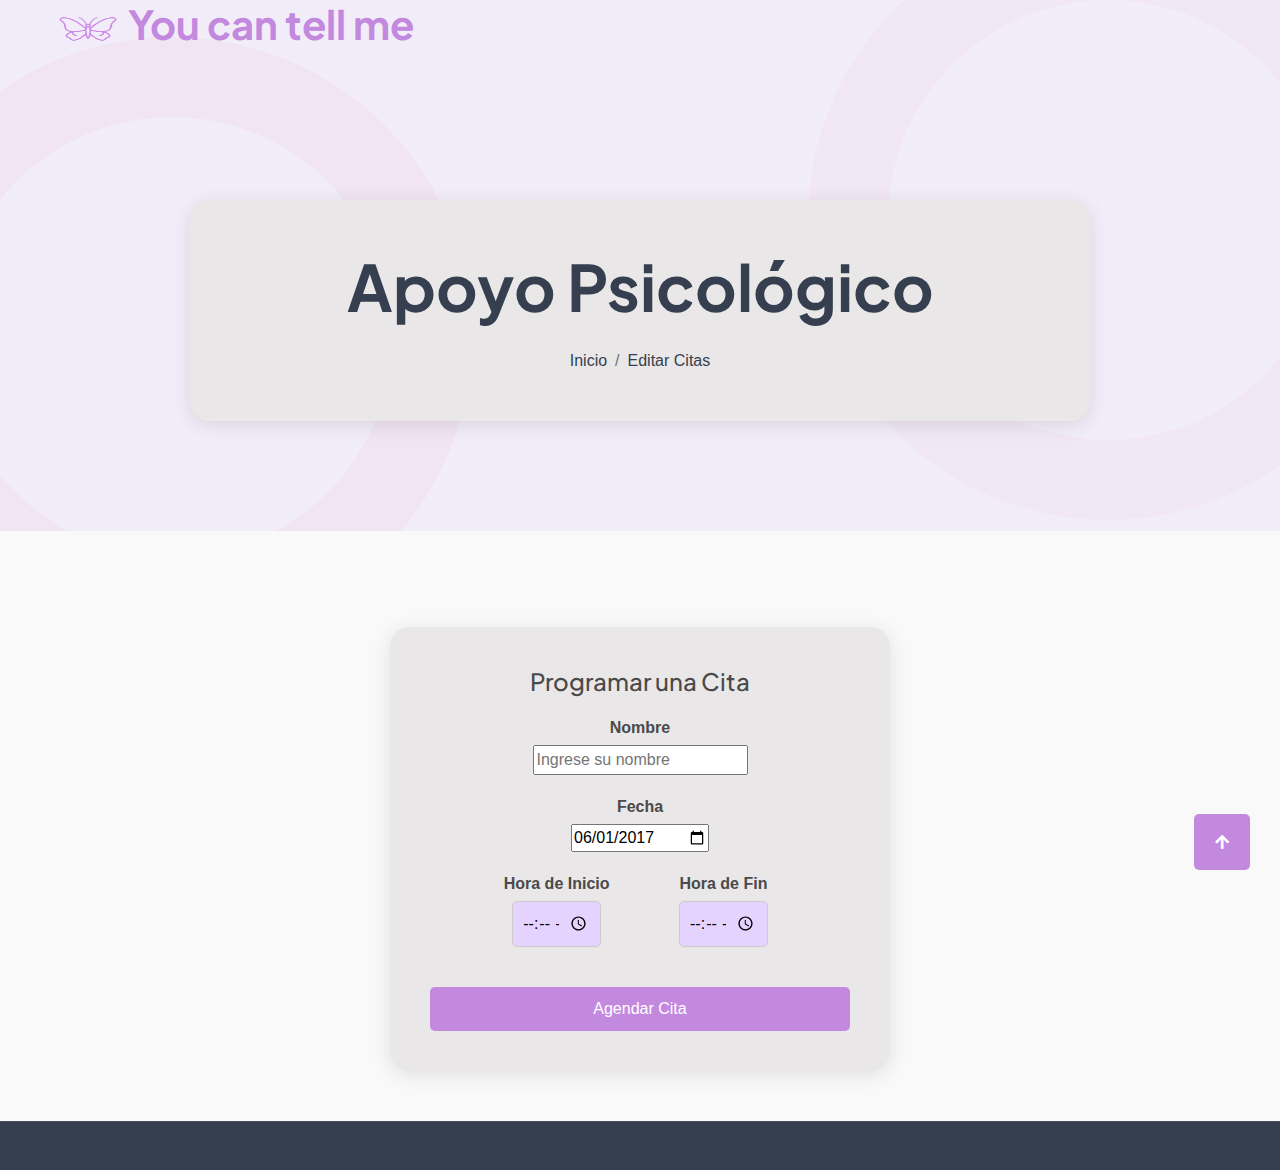
<file: Mailler-1.0.0-main--6--main (1)/Mailler-1.0.0-main--6--main/Mailler-1.0.0-main/buensas.html>
<!DOCTYPE html>
<html lang="en">

<head>
    <meta charset="utf-8">
    <title>You Can Tell Me</title>
    <meta content="width=device-width, initial-scale=1.0" name="viewport">
    <meta content="" name="keywords">
    <meta content="" name="description">

    <!-- Google Web Fonts -->
    <link rel="preconnect" href="https://fonts.googleapis.com">
    <link rel="preconnect" href="https://fonts.gstatic.com" crossorigin>
    <link
        href="https://fonts.googleapis.com/css2?family=Plus+Jakarta+Sans:wght@500;600;700&family=Rubik:wght@400;500&display=swap"
        rel="stylesheet">

    <!-- Icon Font Stylesheet -->
    <link rel="stylesheet" href="https://use.fontawesome.com/releases/v5.15.4/css/all.css" />
    <link href="https://cdn.jsdelivr.net/npm/bootstrap-icons@1.4.1/font/bootstrap-icons.css" rel="stylesheet">

    <!-- Libraries Stylesheet -->
    <link href="lib/animate/animate.min.css" rel="stylesheet">
    <link href="lib/owlcarousel/assets/owl.carousel.min.css" rel="stylesheet">
    <link href="lib/lightbox/css/lightbox.min.css" rel="stylesheet">


    <!-- Customized Bootstrap Stylesheet -->
    <link href="css/bootstrap.min.css" rel="stylesheet">

    <!-- Template Stylesheet -->
    <link href="css/style.css" rel="stylesheet">

    <link href="css/apoyo.css" rel="stylesheet">

    <link href="buensasss.css" rel="stylesheet">
</head>
<div>
    
</div>
<body>

    <!-- Spinner Start -->
    <div id="spinner"
        class="show bg-white position-fixed translate-middle w-100 vh-100 top-50 start-50 d-flex align-items-center justify-content-center">
        <div class="spinner-border text-primary" style="width: 3rem; height: 3rem;" role="status">
            <span class="sr-only">Loading...</span>
        </div>
    </div>
    <!-- Spinner End -->


    <!-- Navbar & Hero Start -->
    <div class="container-fluid p-0">
        <nav class="navbar navbar-expand-lg navbar-light bg-transparent px-4 px-lg-5 py-3 py-lg-0">
            <a href="index.html" class="navbar-brand p-0">
                <h1 class="display-6 text-primary m-0"><img src="img/una-mariposa-de-lado.png" alt="Logo"
                        style="width: 80px; height: auto;"></i>You can tell me</h1>

            </a>
            <button class="navbar-toggler" type="button" data-bs-toggle="collapse" data-bs-target="#navbarCollapse">
                <span class="fa fa-bars"></span>
            </button>
            
            </div>
        </nav>
    </div>
    <!-- Navbar & Hero End -->
    
    

    <!-- Header Start -->
    <div class="container-fluid bg-breadcrumb">
        <ul class="breadcrumb-animation">
            <li></li>
            <li></li>
            <li></li>
            <li></li>
            <li></li>
            <li></li>
            <li></li>
            <li></li>
            <li></li>
            <li></li>
        </ul>
        <div class="container text-center py-5" style="max-width: 900px;">
            <h3 class="display-3 mb-4 wow fadeInDown" data-wow-delay="0.1s">Apoyo Psicológico </h1>
                <ol class="breadcrumb justify-content-center mb-0 wow fadeInDown" data-wow-delay="0.3s">
                    <li class="breadcrumb-item"><a href="index.html">Inicio</a></li>
                    <li class="breadcrumb-item"><a href="importante.html">Editar Citas</a></li>
                </ol>
        </div>
    </div>
    <div class="container">
        <h2>Programar una Cita</h2>
        <form>
            <div class="form-group">
                <label for="name">Nombre</label>
                <input type="text" id="name" name="name" placeholder="Ingrese su nombre" required>
            </div>
            <div class="form-group">
                <label for="date">Fecha</label>
                <input type="date" value="2017-06-01" />

            </div>
            <div class="time-container">
                <div class="form-group">
                    <label for="start-time">Hora de Inicio</label>
                    <input type="time" id="start-time" name="start-time" required>
                </div>
                <div class="form-group">
                    <label for="end-time">Hora de Fin</label>
                    <input type="time" id="end-time" name="end-time" required>
                </div>
            </div>
            <button type="submit">Agendar Cita</button>
        </form>
        
    </div>

    

    <script>
        flatpickr("#date", {
            dateFormat: "Y-m-d",
        });
    </script>
       
    <!-- Copyright Start -->
    <div class="container-fluid copyright py-4">
    </div>
    <!-- Copyright End -->
   
    
   

    <!-- Back to Top -->
    <a href="#" class="btn btn-primary btn-lg-square back-to-top"><i class="fa fa-arrow-up"></i></a>



    <!-- JavaScript Libraries -->
    <script src="https://ajax.googleapis.com/ajax/libs/jquery/3.6.4/jquery.min.js"></script>
    <script src="https://cdn.jsdelivr.net/npm/bootstrap@5.0.0/dist/js/bootstrap.bundle.min.js"></script>
    <script src="lib/lightbox/js/lightbox.min.js"></script>


    <!-- Template Javascript -->
    <script src="js/main.js"></script>
</body>

</html>
</file>
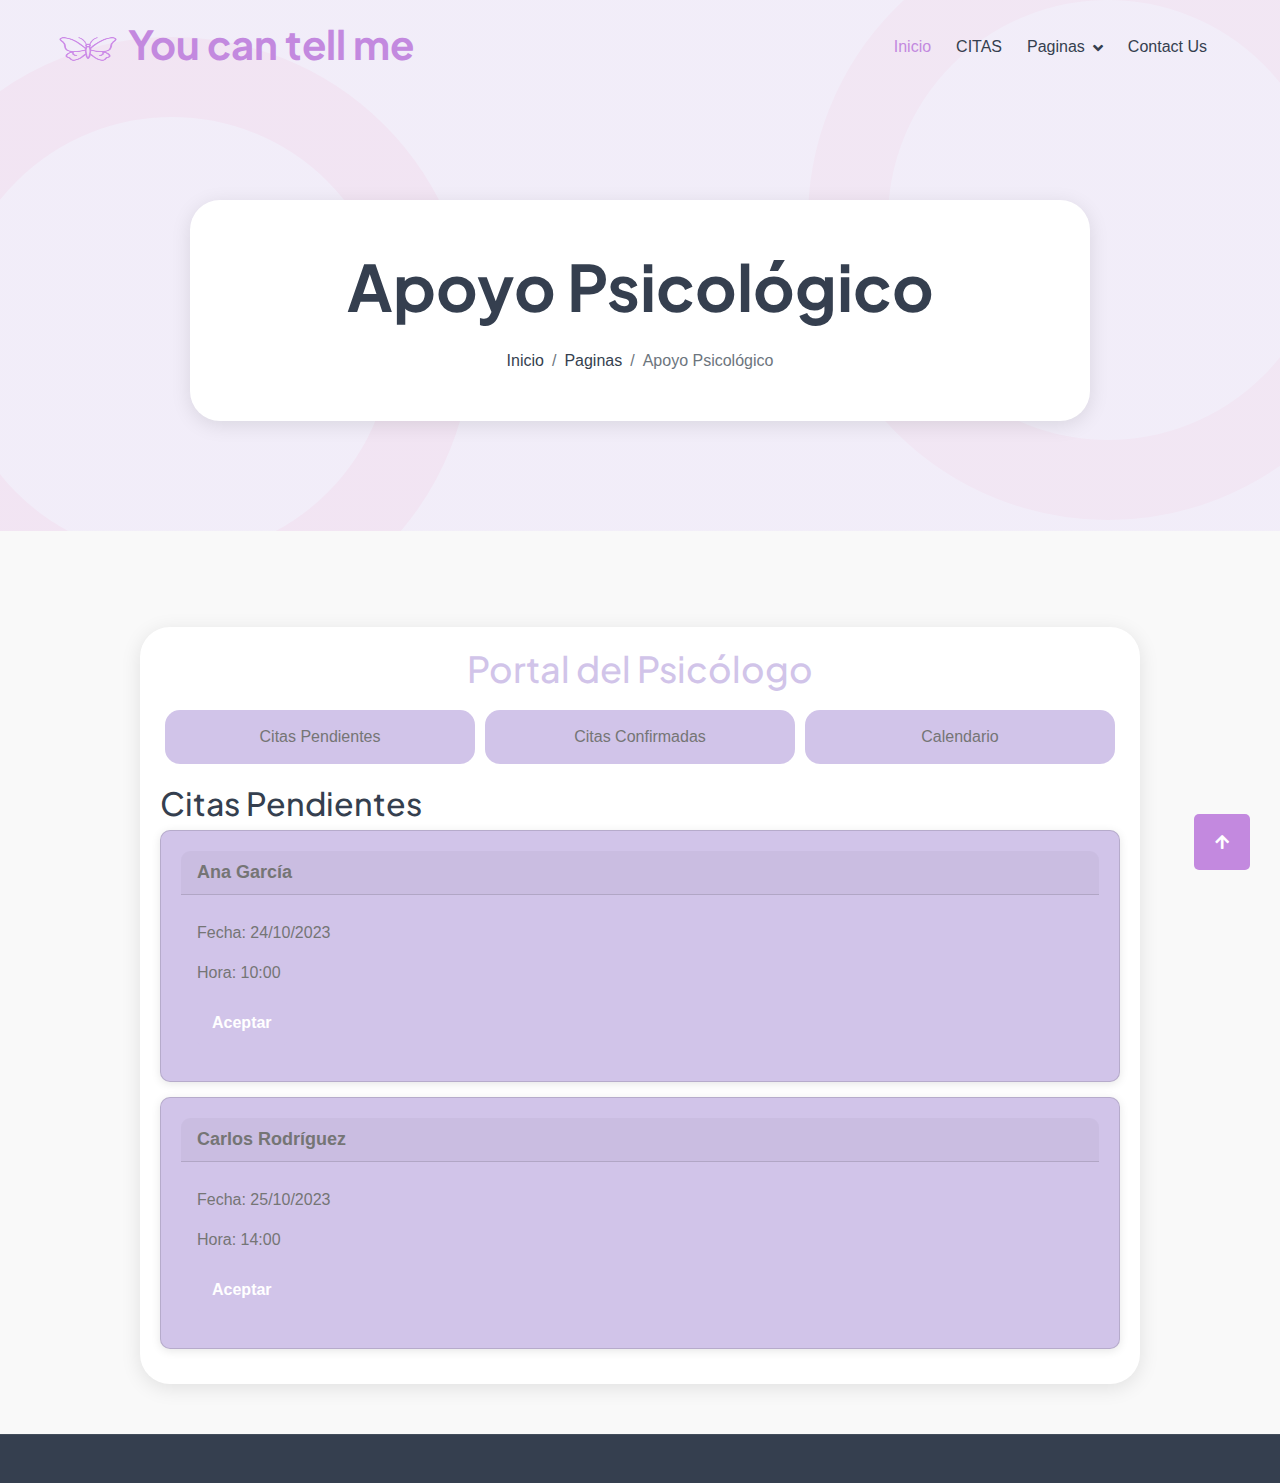
<file: Mailler-1.0.0-main--6--main (1)/Mailler-1.0.0-main--6--main/Mailler-1.0.0-main/citasssssssssssssssss.html>
<!DOCTYPE html>
<html lang="en">

<head>
    <meta charset="utf-8">
    <title>You Can Tell Me</title>
    <meta content="width=device-width, initial-scale=1.0" name="viewport">
    <meta content="" name="keywords">
    <meta content="" name="description">

    <!-- Google Web Fonts -->
    <link rel="preconnect" href="https://fonts.googleapis.com">
    <link rel="preconnect" href="https://fonts.gstatic.com" crossorigin>
    <link
        href="https://fonts.googleapis.com/css2?family=Plus+Jakarta+Sans:wght@500;600;700&family=Rubik:wght@400;500&display=swap"
        rel="stylesheet">

    <!-- Icon Font Stylesheet -->
    <link rel="stylesheet" href="https://use.fontawesome.com/releases/v5.15.4/css/all.css" />
    <link href="https://cdn.jsdelivr.net/npm/bootstrap-icons@1.4.1/font/bootstrap-icons.css" rel="stylesheet">

    <!-- Libraries Stylesheet -->
    <link href="lib/animate/animate.min.css" rel="stylesheet">
    <link href="lib/owlcarousel/assets/owl.carousel.min.css" rel="stylesheet">
    <link href="lib/lightbox/css/lightbox.min.css" rel="stylesheet">


    <!-- Customized Bootstrap Stylesheet -->
    <link href="css/bootstrap.min.css" rel="stylesheet">

    <!-- Template Stylesheet -->
    <link href="css/style.css" rel="stylesheet">

    <link href="css/apoyo.css" rel="stylesheet">

    <link href="importan.css" rel="stylesheet">
</head>
<div>
    
</div>
<body>

    <!-- Spinner Start -->
    <div id="spinner"
        class="show bg-white position-fixed translate-middle w-100 vh-100 top-50 start-50 d-flex align-items-center justify-content-center">
        <div class="spinner-border text-primary" style="width: 3rem; height: 3rem;" role="status">
            <span class="sr-only">Loading...</span>
        </div>
    </div>
    <!-- Spinner End -->


    <!-- Navbar & Hero Start -->
    <div class="container-fluid p-0">
        <nav class="navbar navbar-expand-lg navbar-light bg-transparent px-4 px-lg-5 py-3 py-lg-0">
            <a href="index.html" class="navbar-brand p-0">
                <h1 class="display-6 text-primary m-0"><img src="img/una-mariposa-de-lado.png" alt="Logo"
                        style="width: 80px; height: auto;"></i>You can tell me</h1>

            </a>
            <button class="navbar-toggler" type="button" data-bs-toggle="collapse" data-bs-target="#navbarCollapse">
                <span class="fa fa-bars"></span>
            </button>
            <div class="collapse navbar-collapse" id="navbarCollapse">
                <div class="navbar-nav ms-auto py-0">
                    <a href="index.html" class="nav-item nav-link active">Inicio</a>
                    <a href="citasssssssssssssssss.html" class="nav-item nav-link">CITAS</a>

                    <div class="nav-item dropdown">
                        <a href="#" class="nav-link dropdown-toggle" data-bs-toggle="dropdown">Paginas</a>
                        <div class="dropdown-menu m-0">
                            <a href="sobrenosotras.html" class="dropdown-item active">Sobre Nosotros</a>
                            <a href="EstrategiasDMDE.html" class="dropdown-item">Estrategias de Manejo del Estrés</a>
                            <a href="Tecnicasderelajacion.html" class="dropdown-item">Técnicas de Relajación </a>
                        </div>
                    </div>
                    <a href="contact.html" class="nav-item nav-link">Contact Us</a>
                </div>
            </div>
        </nav>
    </div>
    <!-- Navbar & Hero End -->
    
    

    <!-- Header Start -->
    <div class="container-fluid bg-breadcrumb">
        <ul class="breadcrumb-animation">
            <li></li>
            <li></li>
            <li></li>
            <li></li>
            <li></li>
            <li></li>
            <li></li>
            <li></li>
            <li></li>
            <li></li>
        </ul>
        <div class="container text-center py-5" style="max-width: 900px;">
            <h3 class="display-3 mb-4 wow fadeInDown" data-wow-delay="0.1s">Apoyo Psicológico </h1>
                <ol class="breadcrumb justify-content-center mb-0 wow fadeInDown" data-wow-delay="0.3s">
                    <li class="breadcrumb-item"><a href="index.html">Inicio</a></li>
                    <li class="breadcrumb-item"><a href="#">Paginas</a></li>
                    <li class="breadcrumb-item active text-primary">Apoyo Psicológico</li>
                </ol>
        </div>
    </div>
    <div>
        <div class="container">
            <h1>Portal del Psicólogo</h1>
            
            <div class="tabs">
                <div class="tab" onclick="showTab('pendientes')">Citas Pendientes</div>
                <div class="tab" onclick="showTab('confirmadas')">Citas Confirmadas</div>
                <div class="tab" onclick="showTab('calendario')">Calendario</div>
            </div>
        
            <div class="content" id="pendientes">
                <h2>Citas Pendientes</h2>
                <div class="card">
                    <div class="card-header">Ana García</div>
                    <div class="card-body">
                        <p>Fecha: 24/10/2023</p>
                        <p>Hora: 10:00</p>
                        <button class="btn" onclick="aceptarCita('Ana García', '24/10/2023', '10:00')">Aceptar</button>
                        
                    </div>
                </div>
                <div class="card">
                    <div class="card-header">Carlos Rodríguez</div>
                    <div class="card-body">
                        <p>Fecha: 25/10/2023</p>
                        <p>Hora: 14:00</p>
                        <button class="btn" onclick="aceptarCita('Carlos Rodríguez', '25/10/2023', '14:00')">Aceptar</button>
                        
                    </div>
                </div>
            </div>
        
            <div class="content" id="confirmadas" style="display: none;">
                <h2>Citas Confirmadas</h2>
                <div id="confirmadas-list"></div>
            </div>
        
            <div class="content" id="calendario" style="display: none;">
                <h2>Calendario de Citas</h2>
                <div class="calendar">
                    <div class="day today" onclick="verCita('Ana García', '24/10/2023', '10:00')">24<br>Ana García<br><span class="badge">10:00</span></div>
                    <div class="day" onclick="verCita('Carlos Rodríguez', '25/10/2023', '14:00')">25<br>Carlos Rodríguez<br><span class="badge">14:00</span></div>
                    <div class="day">26</div>
                    <div class="day">27</div>
                    <div class="day">28</div>
                    <div class="day">29</div>
                    <div class="day">30</div>
                </div>
            </div>
        </div>
        
        <script>
            let citasConfirmadas = [];
        
            function showTab(tab) {
                document.getElementById('pendientes').style.display = 'none';
                document.getElementById('confirmadas').style.display = 'none';
                document.getElementById('calendario').style.display = 'none';
                document.getElementById(tab).style.display = 'block';
            }
        
            function aceptarCita(nombre, fecha, hora) {
                citasConfirmadas.push({ nombre, fecha, hora });
                alert(`Cita con ${nombre} aceptada`);
                showTab('confirmadas');
                mostrarCitasConfirmadas();
            }
        
            function rechazarCita(nombre) {
                alert(`Cita con ${nombre} rechazada`);
                // Aquí podrías eliminar la cita de la lista de pendientes si fuera necesario
            }
        
            function mostrarCitasConfirmadas() {
                const lista = document.getElementById('confirmadas-list');
                lista.innerHTML = '';
                citasConfirmadas.forEach(cita => {
                    const card = document.createElement('div');
                    card.className = 'card';
                    card.innerHTML = `
                        <div class="card-header">${cita.nombre}</div>
                        <div class="card-body">
                            <p>Fecha: ${cita.fecha}</p>
                            <p>Hora: ${cita.hora}</p>
                        </div>
                    `;
                    lista.appendChild(card);
                });
            }
        
            function verCita(nombre, fecha, hora) {
                alert(`Cita con ${nombre} para el ${fecha} a las ${hora}`);
            }
        
            // Mostrar la pestaña de citas pendientes por defecto
            showTab('pendientes');
        </script>
     </div>
       
    <!-- Copyright Start -->
    <div class="container-fluid copyright py-4">
    </div>
    <!-- Copyright End -->
   
    
   

    <!-- Back to Top -->
    <a href="#" class="btn btn-primary btn-lg-square back-to-top"><i class="fa fa-arrow-up"></i></a>



    <!-- JavaScript Libraries -->
    <script src="https://ajax.googleapis.com/ajax/libs/jquery/3.6.4/jquery.min.js"></script>
    <script src="https://cdn.jsdelivr.net/npm/bootstrap@5.0.0/dist/js/bootstrap.bundle.min.js"></script>
    <script src="lib/lightbox/js/lightbox.min.js"></script>


    <!-- Template Javascript -->
    <script src="js/main.js"></script>
</body>

</html>
</file>
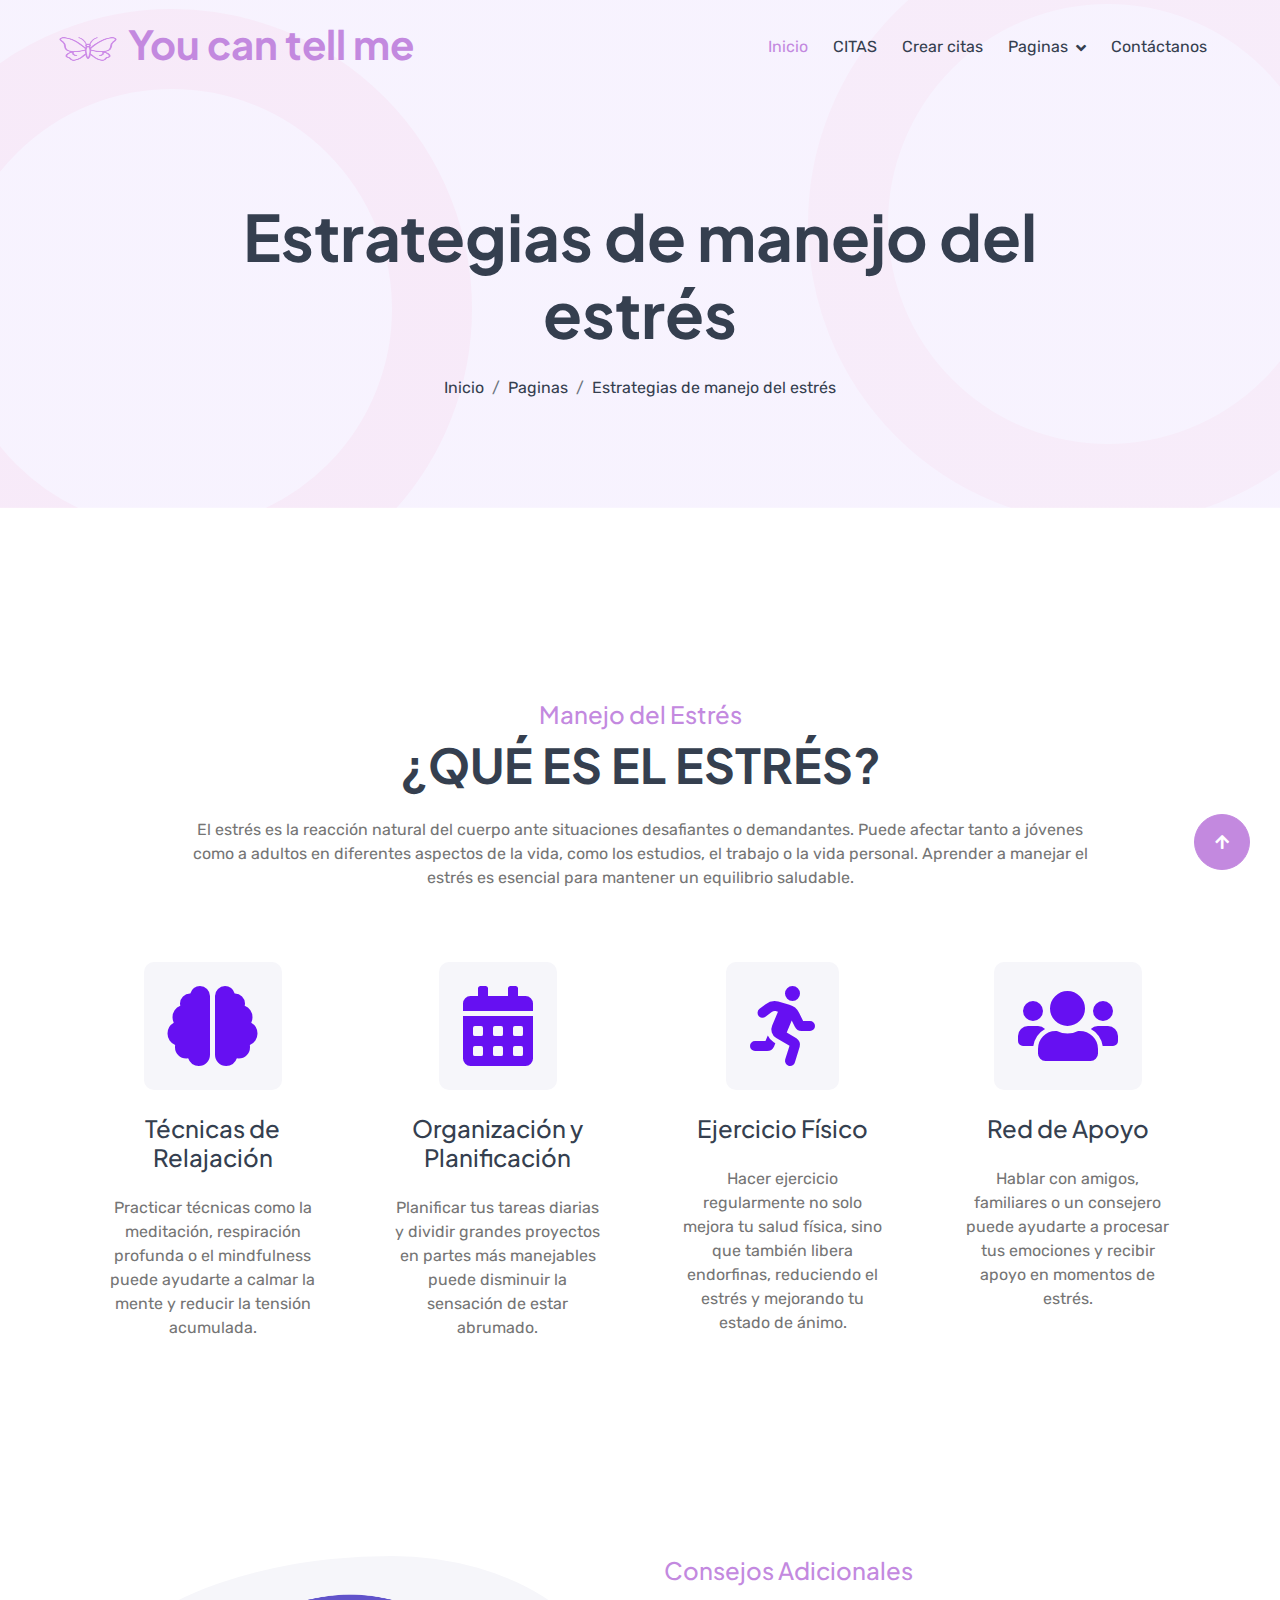
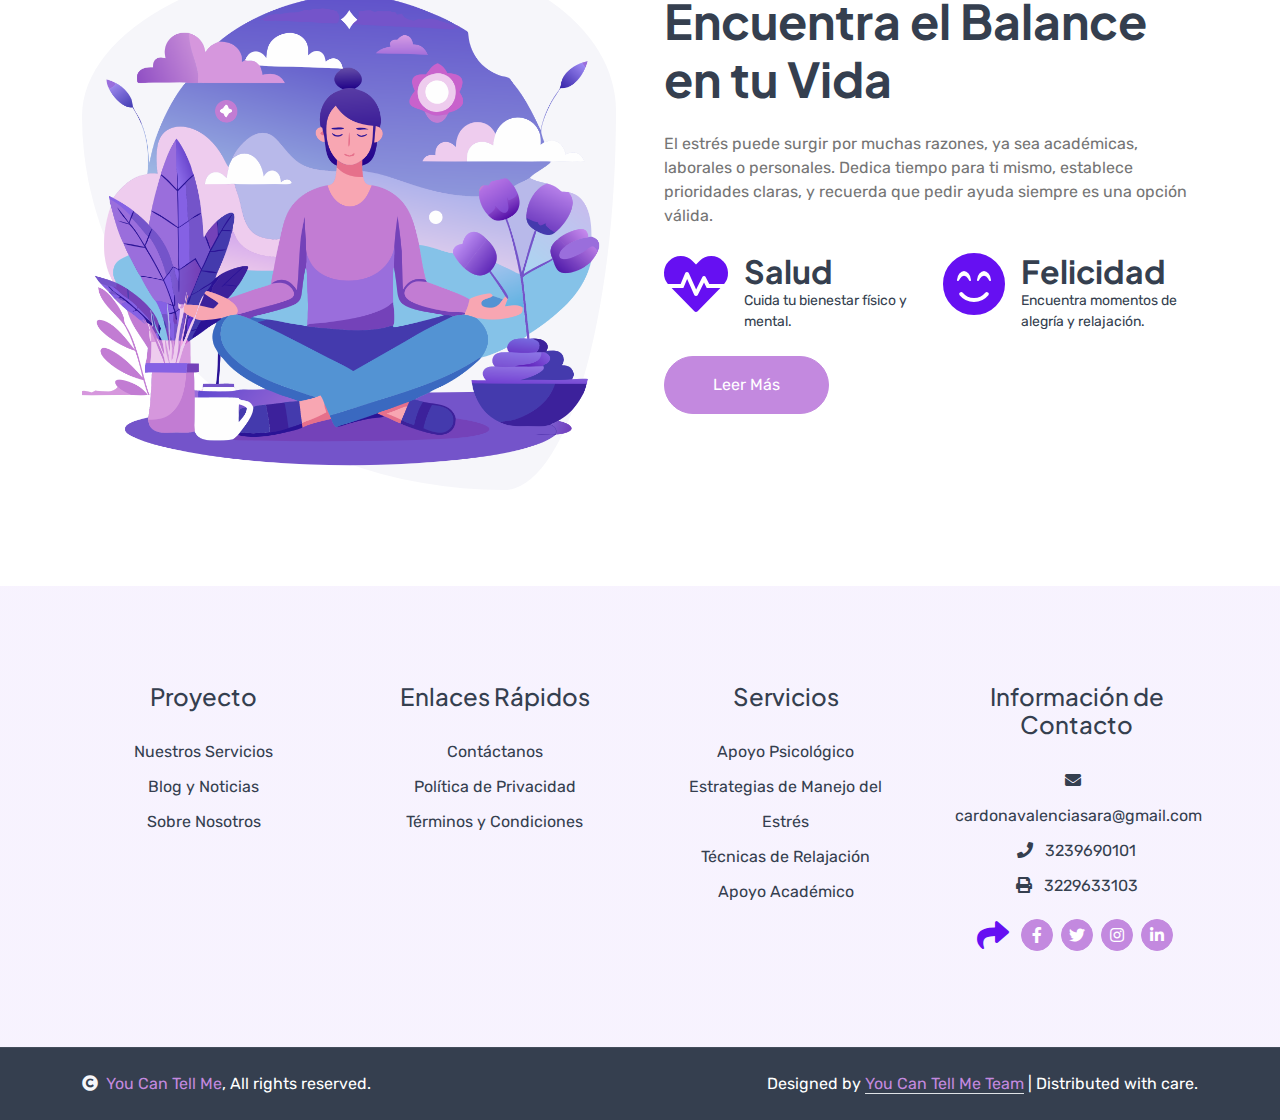
<file: Mailler-1.0.0-main--6--main (1)/Mailler-1.0.0-main--6--main/Mailler-1.0.0-main/EstrategiasDMDE.html>
<!DOCTYPE html>
<html lang="en">

<head>
    <meta charset="utf-8">
    <title>You can tell me</title>
    <meta content="width=device-width, initial-scale=1.0" name="viewport">
    <meta content="" name="keywords">
    <meta content="" name="description">

    <!-- Google Web Fonts -->
    <link rel="preconnect" href="https://fonts.googleapis.com">
    <link rel="preconnect" href="https://fonts.gstatic.com" crossorigin>
    <link
        href="https://fonts.googleapis.com/css2?family=Plus+Jakarta+Sans:wght@500;600;700&family=Rubik:wght@400;500&display=swap"
        rel="stylesheet">

    <!-- Icon Font Stylesheet -->
    <link rel="stylesheet" href="https://use.fontawesome.com/releases/v5.15.4/css/all.css" />
    <link href="https://cdn.jsdelivr.net/npm/bootstrap-icons@1.4.1/font/bootstrap-icons.css" rel="stylesheet">

    <!-- Libraries Stylesheet -->
    <link href="lib/animate/animate.min.css" rel="stylesheet">
    <link href="lib/owlcarousel/assets/owl.carousel.min.css" rel="stylesheet">
    <link href="lib/lightbox/css/lightbox.min.css" rel="stylesheet">


    <!-- Customized Bootstrap Stylesheet -->
    <link href="css/bootstrap.min.css" rel="stylesheet">

    <!-- Template Stylesheet -->
    <link href="css/style.css" rel="stylesheet">
</head>

<body>

    <!-- Spinner Start -->
    <div id="spinner"
        class="show bg-white position-fixed translate-middle w-100 vh-100 top-50 start-50 d-flex align-items-center justify-content-center">
        <div class="spinner-border text-primary" style="width: 3rem; height: 3rem;" role="status">
            <span class="sr-only">Loading...</span>
        </div>
    </div>
    <!-- Spinner End -->


    <!-- Navbar & Hero Start -->
    <div class="container-fluid p-0">
        <nav class="navbar navbar-expand-lg navbar-light bg-transparent px-4 px-lg-5 py-3 py-lg-0">
            <a href="index.html" class="navbar-brand p-0">
                <h1 class="display-6 text-primary m-0"><img src="img/una-mariposa-de-lado.png" alt="Logo"
                        style="width: 80px; height: auto;"></i>You can tell me</h1>

            </a>
            <button class="navbar-toggler" type="button" data-bs-toggle="collapse" data-bs-target="#navbarCollapse">
                <span class="fa fa-bars"></span>
            </button>
            <div class="navbar-nav ms-auto py-0">
                <a href="index.html" class="nav-item nav-link active">Inicio</a>
                <a href="citasssssssssssssssss.html" class="nav-item nav-link">CITAS</a>
                <a href="importante.html" class="nav-item nav-link">Crear citas</a>
                <div class="nav-item dropdown">
                    <a href="#" class="nav-link dropdown-toggle" data-bs-toggle="dropdown">Paginas</a>
                    <div class="dropdown-menu m-0">
                        <a href="sobrenosotras.html" class="dropdown-item active">Sobre Nosotros</a>
                        <a href="EstrategiasDMDE.html" class="dropdown-item">Estrategias de Manejo del Estrés</a>
                        <a href="Tecnicasderelajacion.html" class="dropdown-item">Técnicas de Relajación </a>
                        
                    </div>                       
                </div>
                <a href="contact.html" class="nav-item nav-link">Contáctanos</a>
            </div>
    
        </nav>
    </div>
    <!-- Navbar & Hero End -->


    <!-- Header Start -->
    <div class="container-fluid bg-breadcrumb">
        <ul class="breadcrumb-animation">
            <li></li>
            <li></li>
            <li></li>
            <li></li>
            <li></li>
            <li></li>
            <li></li>
            <li></li>
            <li></li>
            <li></li>
        </ul>
        <div class="container text-center py-5" style="max-width: 900px;">
            <h3 class="display-3 mb-4 wow fadeInDown" data-wow-delay="0.1s">Estrategias de manejo del estrés</h1>
                <ol class="breadcrumb justify-content-center mb-0 wow fadeInDown" data-wow-delay="0.3s">
                    <li class="breadcrumb-item"><a href="index.html">Inicio</a></li>
                    <li class="breadcrumb-item"><a href="#">Paginas</a></li>
                    <li class="breadcrumb-item"><a href="#">Estrategias de manejo del estrés</a></li>

                </ol>
        </div>
    </div>
    <!-- Header End -->


    <!-- Feature Start -->
    <div class="container-fluid feature overflow-hidden py-5">
        <div class="container py-5">
            <div class="text-center mx-auto mb-5 wow fadeInUp" data-wow-delay="0.1s" style="max-width: 900px;">
                <h4 class="text-primary">Manejo del Estrés</h4>
                <h1 class="display-5 mb-4">¿QUÉ ES EL ESTRÉS?</h1>
                <p class="mb-0">
                    El estrés es la reacción natural del cuerpo ante situaciones desafiantes o demandantes. Puede
                    afectar tanto a jóvenes como a adultos en diferentes aspectos de la vida, como los estudios, el
                    trabajo o la vida personal. Aprender a manejar el estrés es esencial para mantener un equilibrio
                    saludable.
                </p>
            </div>
            <div class="row g-4 justify-content-center text-center mb-5">
                <div class="col-md-6 col-lg-4 col-xl-3 wow fadeInUp" data-wow-delay="0.1s">
                    <div class="text-center p-4">
                        <div class="d-inline-block rounded bg-light p-4 mb-4">
                            <i class="fas fa-brain fa-5x text-secondary"></i>
                        </div>
                        <div class="feature-content">
                            <p href="#" class="h4">Técnicas de Relajación</p>
                            <p class="mt-4 mb-0">Practicar técnicas como la meditación, respiración profunda o el
                                mindfulness puede ayudarte a calmar la mente y reducir la tensión acumulada.</p>
                        </div>
                    </div>
                </div>
                <div class="col-md-6 col-lg-4 col-xl-3 wow fadeInUp" data-wow-delay="0.3s">
                    <div class="text-center p-4">
                        <div class="d-inline-block rounded bg-light p-4 mb-4">
                            <i class="fas fa-calendar-alt fa-5x text-secondary"></i>
                        </div>
                        <div class="feature-content">
                            <p href="#" class="h4">Organización y Planificación </p>
                            <p class="mt-4 mb-0">Planificar tus tareas diarias y dividir grandes proyectos en partes más
                                manejables puede disminuir la sensación de estar abrumado.</p>
                        </div>
                    </div>
                </div>
                <div class="col-md-6 col-lg-4 col-xl-3 wow fadeInUp" data-wow-delay="0.5s">
                    <div class="text-center rounded p-4">
                        <div class="d-inline-block rounded bg-light p-4 mb-4">
                            <i class="fas fa-running fa-5x text-secondary"></i>
                        </div>
                        <div class="feature-content">
                            <p href="#" class="h4">Ejercicio Físico</p>
                            <p class="mt-4 mb-0">Hacer ejercicio regularmente no solo mejora tu salud física, sino que
                                también libera endorfinas, reduciendo el estrés y mejorando tu estado de ánimo.</p>
                        </div>
                    </div>
                </div>
                <div class="col-md-6 col-lg-4 col-xl-3 wow fadeInUp" data-wow-delay="0.7s">
                    <div class="text-center rounded p-4">
                        <div class="d-inline-block rounded bg-light p-4 mb-4">
                            <i class="fas fa-users fa-5x text-secondary"></i>
                        </div>
                        <div class="feature-content">
                            <p href="#" class="h4">Red de Apoyo</i></p>
                            <p class="mt-4 mb-0">Hablar con amigos, familiares o un consejero puede ayudarte a procesar
                                tus emociones y recibir apoyo en momentos de estrés.</p>
                        </div>
                    </div>
                </div>
            </div>
            <div class="row g-5 pt-5" style="margin-top: 6rem;">
                <div class="col-lg-6 wow fadeInLeft" data-wow-delay="0.1s">
                    <div class="feature-img RotateMoveLeft h-100" style="object-fit: cover;">
                        <img src="img/haz-una-imagen-que-represente-esta-informacion--pe.png" class="img-fluid w-100 h-100" alt="Estrés">
                    </div>
                </div>
                <div class="col-lg-6 wow fadeInRight" data-wow-delay="0.1s">
                    <h4 class="text-primary">Consejos Adicionales</h4>
                    <h1 class="display-5 mb-4">Encuentra el Balance en tu Vida</h1>
                    <p class="mb-4">El estrés puede surgir por muchas razones, ya sea académicas, laborales o
                        personales. Dedica tiempo para ti mismo, establece prioridades claras, y recuerda que pedir
                        ayuda siempre es una opción válida.</p>
                    <div class="row g-4">
                        <div class="col-6">
                            <div class="d-flex">
                                <i class="fas fa-heartbeat fa-4x text-secondary"></i>
                                <div class="d-flex flex-column ms-3">
                                    <h2 class="mb-0 fw-bold">Salud</h2>
                                    <small class="text-dark">Cuida tu bienestar físico y mental.</small>
                                </div>
                            </div>
                        </div>
                        <div class="col-6">
                            <div class="d-flex">
                                <i class="fas fa-smile-beam fa-4x text-secondary"></i>
                                <div class="d-flex flex-column ms-3">
                                    <h2 class="mb-0 fw-bold">Felicidad</h2>
                                    <small class="text-dark">Encuentra momentos de alegría y relajación.</small>
                                </div>
                            </div>
                        </div>
                    </div>
                    <div class="my-4">
                        <a href="Tecnicasderelajacion.html" class="btn btn-primary rounded-pill py-3 px-5">Leer Más</a>
                    </div>
                </div>
            </div>
        </div>
    </div>
    <!-- Feature End -->





    <!-- Footer Inicio -->
    <div class="container-fluid footer py-5 wow fadeIn" data-wow-delay="0.2s">
        <div class="container py-5">
            <div class="row g-5 justify-content-center text-center">
                <div class="col-md-6 col-lg-6 col-xl-3">
                    <div class="footer-item d-flex flex-column">
                        <h4 class="text-dark mb-4">Proyecto</h4>
                        <a href="servicios.html"> Nuestros Servicios</a>
                        <a href=""> Blog y Noticias</a>
                        <a href="sobrenosotros.html"> Sobre Nosotros</a>

                    </div>
                </div>
                <div class="col-md-6 col-lg-6 col-xl-3">
                    <div class="footer-item d-flex flex-column">
                        <h4 class="mb-4 text-dark">Enlaces Rápidos</h4>
                        <a href="contact.html"> Contáctanos</a>
                        <a href=""> Política de Privacidad</a>
                        <a href=""> Términos y Condiciones</a>
                    </div>
                </div>
                <div class="col-md-6 col-lg-6 col-xl-3">
                    <div class="footer-item d-flex flex-column">
                        <h4 class="mb-4 text-dark">Servicios</h4>
                        <a href=""> Apoyo Psicológico</a>
                        <a href="EstrategiasDMDE.html"> Estrategias de Manejo del Estrés</a>
                        <a href="Tecnicasderelajacion.html"> Técnicas de Relajación</a>
                        <a href=""> Apoyo Académico</a>
                    </div>
                </div>
                <div class="col-md-6 col-lg-6 col-xl-3">
                    <div class="footer-item d-flex flex-column">
                        <h4 class="mb-4 text-dark">Información de Contacto</h4>
                        <a href=""><i class="fas fa-envelope me-2"></i> cardonavalenciasara@gmail.com</a>
                        <a href=""><i class="fas fa-phone me-2"></i> 3239690101</a>
                        <a href="" class="mb-3"><i class="fas fa-print me-2"></i> 3229633103</a>
                        <div class="d-flex justify-content-center align-items-center">
                            <i class="fas fa-share fa-2x text-secondary me-2"></i>
                            <a class="btn-square btn btn-primary rounded-circle mx-1" href=""><i
                                    class="fab fa-facebook-f"></i></a>
                            <a class="btn-square btn btn-primary rounded-circle mx-1" href=""><i
                                    class="fab fa-twitter"></i></a>
                            <a class="btn-square btn btn-primary rounded-circle mx-1" href=""><i
                                    class="fab fa-instagram"></i></a>
                            <a class="btn-square btn btn-primary rounded-circle mx-1" href=""><i
                                    class="fab fa-linkedin-in"></i></a>
                        </div>
                    </div>
                </div>
            </div>
        </div>
    </div>
    <!-- Footer Fin -->


    <!-- Copyright Start -->
    <div class="container-fluid copyright py-4">
        <div class="container">
            <div class="row g-4 align-items-center">
                <div class="col-md-6 text-center text-md-start mb-md-0">
                    <span class="text-white"><a href="#"><i class="fas fa-copyright text-light me-2"></i>You Can Tell
                            Me</a>, All rights reserved.</span>
                </div>
                <div class="col-md-6 text-center text-md-end text-white">
                    <!--/*** This website was lovingly designed and crafted for sharing insights. ***/-->
                    <!--/*** If you want to collaborate or customize this site, feel free to get in touch. ***/-->
                    Designed by <a class="border-bottom" href="#">You Can Tell Me Team</a> | Distributed with care.
                </div>
            </div>
        </div>
    </div>
    <!-- Copyright End -->


    <!-- Back to Top -->
    <a href="#" class="btn btn-primary btn-lg-square back-to-top"><i class="fa fa-arrow-up"></i></a>


    <!-- JavaScript Libraries -->
    <script src="https://ajax.googleapis.com/ajax/libs/jquery/3.6.4/jquery.min.js"></script>
    <script src="https://cdn.jsdelivr.net/npm/bootstrap@5.0.0/dist/js/bootstrap.bundle.min.js"></script>
    <script src="lib/lightbox/js/lightbox.min.js"></script>

    <!-- Template Javascript -->
    <script src="js/main.js"></script>
</body>

</html>
</file>
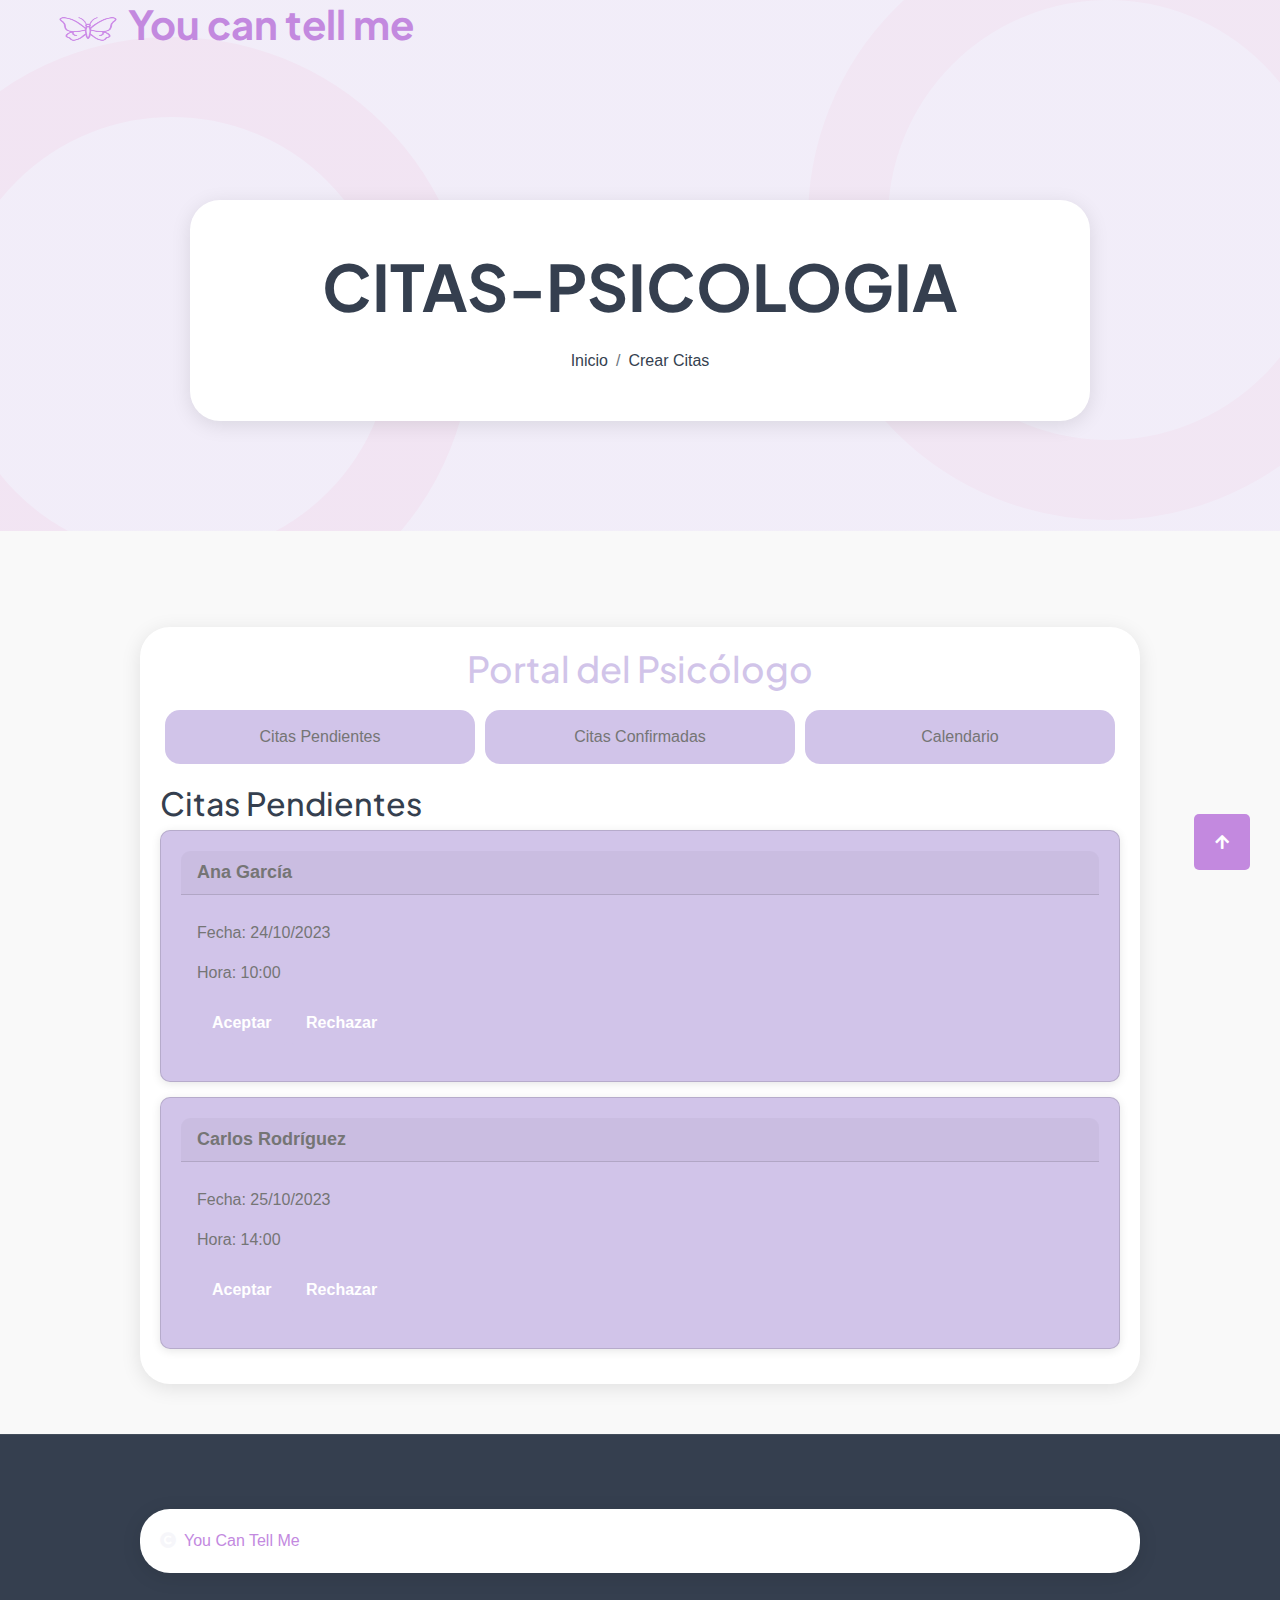
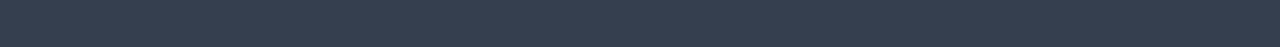
<file: Mailler-1.0.0-main--6--main (1)/Mailler-1.0.0-main--6--main/Mailler-1.0.0-main/importante.html>
<!DOCTYPE html>
<html lang="en">

<head>
    <meta charset="utf-8">
    <title>You Can Tell Me</title>
    <meta content="width=device-width, initial-scale=1.0" name="viewport">
    <meta content="" name="keywords">
    <meta content="" name="description">

    <!-- Google Web Fonts -->
    <link rel="preconnect" href="https://fonts.googleapis.com">
    <link rel="preconnect" href="https://fonts.gstatic.com" crossorigin>
    <link
        href="https://fonts.googleapis.com/css2?family=Plus+Jakarta+Sans:wght@500;600;700&family=Rubik:wght@400;500&display=swap"
        rel="stylesheet">

    <!-- Icon Font Stylesheet -->
    <link rel="stylesheet" href="https://use.fontawesome.com/releases/v5.15.4/css/all.css" />
    <link href="https://cdn.jsdelivr.net/npm/bootstrap-icons@1.4.1/font/bootstrap-icons.css" rel="stylesheet">

    <!-- Libraries Stylesheet -->
    <link href="lib/animate/animate.min.css" rel="stylesheet">
    <link href="lib/owlcarousel/assets/owl.carousel.min.css" rel="stylesheet">
    <link href="lib/lightbox/css/lightbox.min.css" rel="stylesheet">


    <!-- Customized Bootstrap Stylesheet -->
    <link href="css/bootstrap.min.css" rel="stylesheet">

    <!-- Template Stylesheet -->
    <link href="css/style.css" rel="stylesheet">

    <link href="importan.css" rel="stylesheet">
</head>

<body>

    <!-- Spinner Start -->
    <div id="spinner"
        class="show bg-white position-fixed translate-middle w-100 vh-100 top-50 start-50 d-flex align-items-center justify-content-center">
        <div class="spinner-border text-primary" style="width: 3rem; height: 3rem;" role="status">
            <span class="sr-only">Loading...</span>
        </div>
    </div>
    <!-- Spinner End -->


    <!-- Navbar & Hero Start -->
    <div class="container-fluid p-0">
        <nav class="navbar navbar-expand-lg navbar-light bg-transparent px-4 px-lg-5 py-3 py-lg-0">
            <a href="index.html" class="navbar-brand p-0">
                <h1 class="display-6 text-primary m-0"><img src="img/una-mariposa-de-lado.png" alt="Logo"
                        style="width: 80px; height: auto;"></i>You can tell me</h1>

            </a>  
        </nav>
    </div>
    <!-- Navbar & Hero End -->


    <!-- Header Start -->
    <div class="container-fluid bg-breadcrumb">
        <ul class="breadcrumb-animation">
            <li></li>
            <li></li>
            <li></li>
            <li></li>
            <li></li>
            <li></li>
            <li></li>
            <li></li>
            <li></li>
            <li></li>
        </ul>
        <div class="container text-center py-5" style="max-width: 900px;">
            <h3 class="display-3 mb-4 wow fadeInDown" data-wow-delay="0.1s"> CITAS-PSICOLOGIA</h1>
                <ol class="breadcrumb justify-content-center mb-0 wow fadeInDown" data-wow-delay="0.3s">
                    <li class="breadcrumb-item"><a href="index.html">Inicio</a></li>
                    <li class="breadcrumb-item"><a href="buensas.html">Crear Citas</a></li>
                </ol>
        </div>
    </div>
    <!-- Header End -->
     <div>
        <div class="container">
            <h1>Portal del Psicólogo</h1>
            
            <div class="tabs">
                <div class="tab" onclick="showTab('pendientes')">Citas Pendientes</div>
                <div class="tab" onclick="showTab('confirmadas')">Citas Confirmadas</div>
                <div class="tab" onclick="showTab('calendario')">Calendario</div>
            </div>
        
            <div class="content" id="pendientes">
                <h2>Citas Pendientes</h2>
                <div class="card">
                    <div class="card-header">Ana García</div>
                    <div class="card-body">
                        <p>Fecha: 24/10/2023</p>
                        <p>Hora: 10:00</p>
                        <button class="btn" onclick="aceptarCita('Ana García', '24/10/2023', '10:00')">Aceptar</button>
                        <button class="btn" onclick="rechazarCita('Ana García')">Rechazar</button>
                    </div>
                </div>
                <div class="card">
                    <div class="card-header">Carlos Rodríguez</div>
                    <div class="card-body">
                        <p>Fecha: 25/10/2023</p>
                        <p>Hora: 14:00</p>
                        <button class="btn" onclick="aceptarCita('Carlos Rodríguez', '25/10/2023', '14:00')">Aceptar</button>
                        <button class="btn" onclick="rechazarCita('Carlos Rodríguez')">Rechazar</button>
                    </div>
                </div>
            </div>
        
            <div class="content" id="confirmadas" style="display: none;">
                <h2>Citas Confirmadas</h2>
                <div id="confirmadas-list"></div>
            </div>
        
            <div class="content" id="calendario" style="display: none;">
                <h2>Calendario de Citas</h2>
                <div class="calendar">
                    <div class="day today" onclick="verCita('Ana García', '24/10/2023', '10:00')">24<br>Ana García<br><span class="badge">10:00</span></div>
                    <div class="day" onclick="verCita('Carlos Rodríguez', '25/10/2023', '14:00')">25<br>Carlos Rodríguez<br><span class="badge">14:00</span></div>
                    <div class="day">26</div>
                    <div class="day">27</div>
                    <div class="day">28</div>
                    <div class="day">29</div>
                    <div class="day">30</div>
                </div>
            </div>
        </div>
        
        <script>
            let citasConfirmadas = [];
        
            function showTab(tab) {
                document.getElementById('pendientes').style.display = 'none';
                document.getElementById('confirmadas').style.display = 'none';
                document.getElementById('calendario').style.display = 'none';
                document.getElementById(tab).style.display = 'block';
            }
        
            function aceptarCita(nombre, fecha, hora) {
                citasConfirmadas.push({ nombre, fecha, hora });
                alert(`Cita con ${nombre} aceptada`);
                showTab('confirmadas');
                mostrarCitasConfirmadas();
            }
        
            function rechazarCita(nombre) {
                alert(`Cita con ${nombre} rechazada`);
                // Aquí podrías eliminar la cita de la lista de pendientes si fuera necesario
            }
        
            function mostrarCitasConfirmadas() {
                const lista = document.getElementById('confirmadas-list');
                lista.innerHTML = '';
                citasConfirmadas.forEach(cita => {
                    const card = document.createElement('div');
                    card.className = 'card';
                    card.innerHTML = `
                        <div class="card-header">${cita.nombre}</div>
                        <div class="card-body">
                            <p>Fecha: ${cita.fecha}</p>
                            <p>Hora: ${cita.hora}</p>
                        </div>
                    `;
                    lista.appendChild(card);
                });
            }
        
            function verCita(nombre, fecha, hora) {
                alert(`Cita con ${nombre} para el ${fecha} a las ${hora}`);
            }
        
            // Mostrar la pestaña de citas pendientes por defecto
            showTab('pendientes');
        </script>
     </div>
    <!-- Footer Inicio -->
    


    <!-- Copyright Start -->
    <div class="container-fluid copyright py-4">
        <div class="container">
            <div class="row g-4 align-items-center">
                <div class="col-md-6 text-center text-md-start mb-md-0">
                    <span class="text-white"><a href="#"><i class="fas fa-copyright text-light me-2"></i>You Can Tell
                            Me</a></span>
                </div>
                
            </div>
        </div>
    </div>
    <!-- Copyright End -->


    <!-- Back to Top -->
    <a href="#" class="btn btn-primary btn-lg-square back-to-top"><i class="fa fa-arrow-up"></i></a>



    <!-- JavaScript Libraries -->
    <script src="https://ajax.googleapis.com/ajax/libs/jquery/3.6.4/jquery.min.js"></script>
    <script src="https://cdn.jsdelivr.net/npm/bootstrap@5.0.0/dist/js/bootstrap.bundle.min.js"></script>
    <script src="lib/lightbox/js/lightbox.min.js"></script>


    <!-- Template Javascript -->
    <script src="js/main.js"></script>
</body>

</html>
</file>
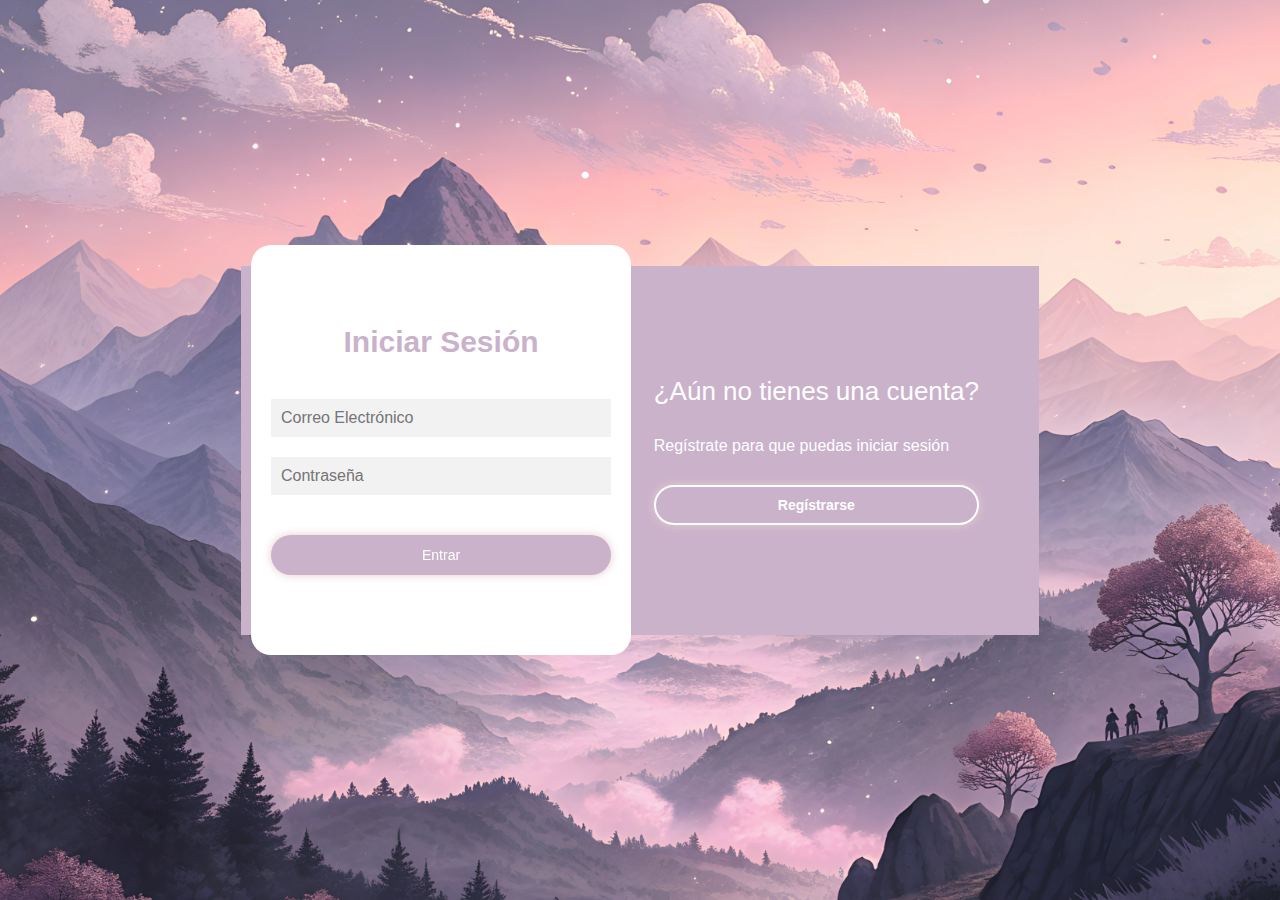
<file: Mailler-1.0.0-main--6--main (1)/Mailler-1.0.0-main--6--main/Mailler-1.0.0-main/iniciarsecion.html>
<!DOCTYPE html> <!-- Declaración del tipo de documento como HTML -->
<html lang="en">
<head> <!-- Inicio del encabezado del documento -->
    <meta charset="UTF-8">
    <meta name="viewport" content="width=device-width, initial-scale=1.0">
    <title>You can tell me</title>  <!-- Título de la página -->
    
    <link href="https://fonts.googleapis.com/css2?family=Roboto:ital,wght@0,100;0,300;0,400;0,500;0,700;0,900;1,100;1,300;1,400;1,500;1,700;1,900&display=swap" rel="stylesheet">
    


    <link rel="stylesheet" href="css/mariana.css"> <!-- Enlace a la hoja de estilos -->
</head>
<body><!-- Inicio del cuerpo de la pagina -->

        <main><!-- Inicio del elemento principal del contenido -->

            <div class="contenedor__todo"> <!-- Div contenedor principal -->
                <div class="caja__trasera"> <!-- Div de la caja trasera -->
                    <div class="caja__trasera-login"> <!-- Div específico para inicio de sesión -->
                        <h3>¿Ya tienes una cuenta?</h3> <!-- Título de la caja de inicio de sesión -->
                        <p>Inicia sesión para entrar en la página</p> <!-- Descripción de la caja de inicio de sesión -->
                        <button id="btn__iniciar-sesion">Iniciar Sesión</button> <!-- Botón para iniciar sesión -->
                    </div>
                    <div class="caja__trasera-register"> <!-- Div específico para registro -->
                        <h3>¿Aún no tienes una cuenta?</h3> <!-- Título de la caja de registro -->
                        <p>Regístrate para que puedas iniciar sesión</p> <!-- Descripción de la caja de registro -->
                        <button id="btn__registrarse">Regístrarse</button> <!-- Botón para registrarse -->
                    </div>
                </div>

                <!--Formulario de Login y registro-->
                <div class="contenedor__login-register"> <!-- Div contenedor de formularios de inicio de sesión y registro -->
                    <!--Login-->
            
                    <form action="index.html" class="formulario__login" id="loginForm"> <!-- Formulario de inicio de sesión -->
                        <h2>Iniciar Sesión</h2> <!-- Título del formulario -->
                        <input type="text" placeholder="Correo Electrónico" id="email"> <!-- Campo de entrada de correo electrónico -->
                        <input type="password" placeholder="Contraseña" id="password"> <!-- Campo de entrada de la contraseña -->
                        <button type="submit">Entrar</button> <!-- Botón para enviar el formulario -->
                    </form>


                    <!-- Script para validar el formulario de inicio de sesión -->
                    <script>
                        document.getElementById('loginForm').addEventListener('submit', function(event) {
                            var email = document.getElementById('email').value;
                            var password = document.getElementById('password').value;
                
                            if (email === '' || password === '') {
                                alert('Por favor complete todos los campos');
                                event.preventDefault();
                            }
                        });
                    </script>

                    <!--Register-->
                    <form action="index.html" class="formulario__register" id="registerForm"> <!-- Formulario de registro -->
                        <h2>Regístrarse</h2> <!-- Título del formulario -->
                        <input type="text" placeholder="Nombre completo" id="fullName"> <!-- Campo de entrada de nombre completo -->
                        <input type="text" placeholder="Correo Electrónico" id="registerEmail"> <!-- Campo de entrada de correo electrónico -->
                        <input type="text" placeholder="Usuario" id="username"> <!-- Campo de entrada de usuario -->
                        <input type="password" placeholder="Contraseña" id="registerPassword"> <!-- Campo de entrada de contraseña -->
                        <button type="submit">Regístrarse</button> <!-- Botón para enviar el formulario -->
                    </form>
                    
                    <script>
                        document.getElementById('registerForm').addEventListener('submit', function(event) {
                            var fullName = document.getElementById('fullName').value.trim();
                            var email = document.getElementById('registerEmail').value.trim();
                            var username = document.getElementById('username').value.trim();
                            var password = document.getElementById('registerPassword').value.trim();
                
                            if (fullName === '' || email === '' || username === '' || password === '') {
                                alert('Por favor complete todos los campos');
                                event.preventDefault();
                            }
                        });
                    </script>
                </div>
            </div>

        </main>

        <script src="js/sara.js"></script> <!-- Script externo para funciones adicionales -->
</body>
</html>
</file>
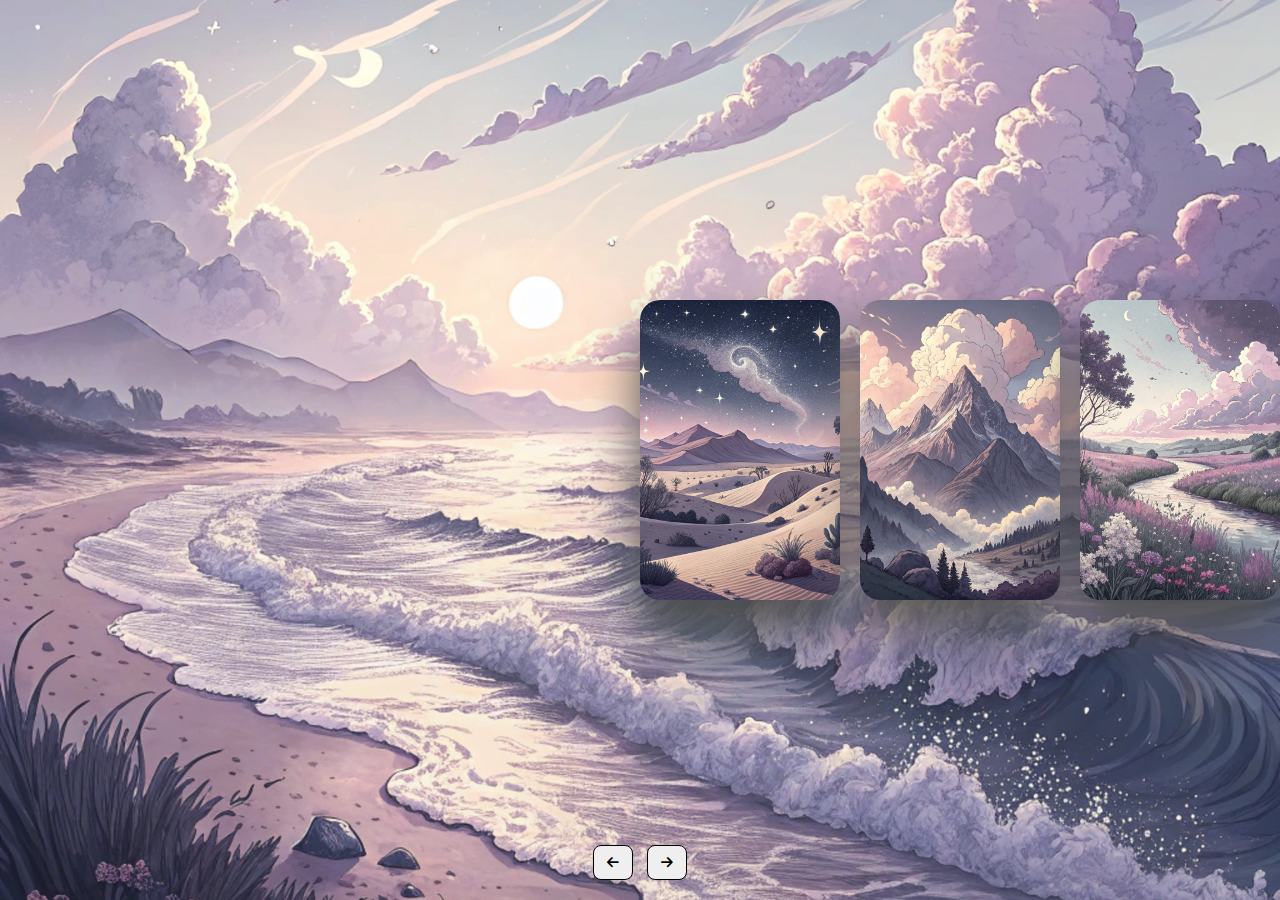
<file: Mailler-1.0.0-main--6--main (1)/Mailler-1.0.0-main--6--main/Mailler-1.0.0-main/inicio.html>
<!DOCTYPE html>
<html lang="en">
<head>
    <meta charset="UTF-8">
    <meta name="viewport" content="width=device-width, initial-scale=1.0">
    <title>You Can Tell Me - Apoyo Psicológico</title>
    <!-- Font Awesome CDN -->
    <link rel="stylesheet" href="https://cdnjs.cloudflare.com/ajax/libs/font-awesome/6.4.0/css/all.min.css">
    <!-- Custom CSS -->
    <link rel="stylesheet" href="css/inico.css">
    <link href="https://fonts.googleapis.com/css2?family=Roboto:ital,wght@0,100;0,300;0,400;0,500;0,700;0,900;1,100;1,300;1,400;1,500;1,700;1,900&display=swap" rel="stylesheet">
</head>
<body>
    <div class="container">
        <div class="slide">
            <div class="item" style="background-image: url('./img/img1.jpg');">
                <div class="content">
                    <div class="name">Empieza Tu Viaje hacia el Bienestar</div>
                    <div class="des">"No estás solo en este camino. Juntos podemos encontrar la luz en la oscuridad." – Anónimo</div>
                    <a href="iniciarsecion.html"><button>Iniciar Sesión</button></a>
                </div>
            </div>
            <div class="item" style="background-image: url('./img/img2.jpg');">
                <div class="content">
                    <div class="name">Bienvenido a You Can Tell Me</div>
                    <div class="des">Aquí encontrarás un espacio de apoyo y comprensión, donde tu bienestar emocional es la prioridad.</div>
                    <a href="iniciarsecion.html"><button>Iniciar Sesión</button></a>
                </div>
            </div>
            <div class="item" style="background-image: url('./img/img3.jpg');">
                <div class="content">
                    <div class="name">Encuentra el Apoyo que Necesitas</div>
                    <div class="des">"El primer paso hacia el cambio es la conciencia. El segundo es la aceptación." – Nathaniel Branden</div>
                    <a href="iniciarsecion.html"><button>Iniciar Sesión</button></a>
                </div>
            </div>
            <div class="item" style="background-image: url('./img/img4.jpg');">
                <div class="content">
                    <div class="name">Siempre a tu Lado</div>
                    <div class="des">"En medio de cada dificultad se encuentra una oportunidad." – Albert Einstein</div>
                    <a href="iniciarsecion.html"><button>Iniciar Sesión</button></a>
                </div>
            </div>
            <div class="item" style="background-image: url('./img/img5.jpg');">
                <div class="content">
                    <div class="name">Crea Conexiones Significativas</div>
                    <div class="des">"No tienes que ser fuerte todo el tiempo. Está bien pedir ayuda." – Anónimo</div>
                    <a href="iniciarsecion.html"><button>Iniciar Sesión</button></a>
                </div>
            </div>
            <div class="item" style="background-image: url('./img/img6.jpg');">
                <div class="content">
                    <div class="name">Tu Bienestar es una Prioridad</div>
                    <div class="des">"Cuidar de ti mismo es parte de cuidar de los demás." – Anónimo</div>
                    <a href="iniciarsecion.html"><button>Iniciar Sesión</button></a>
                </div>
            </div>
        </div>

        <div class="button">
            <button class="prev"><i class="fa-solid fa-arrow-left"></i></button>
            <button class="next"><i class="fa-solid fa-arrow-right"></i></button>
        </div>
    </div>

    <!-- Custom JavaScript -->
    <script src="js/inico.js"> </script>
</body>
</html>
</file>
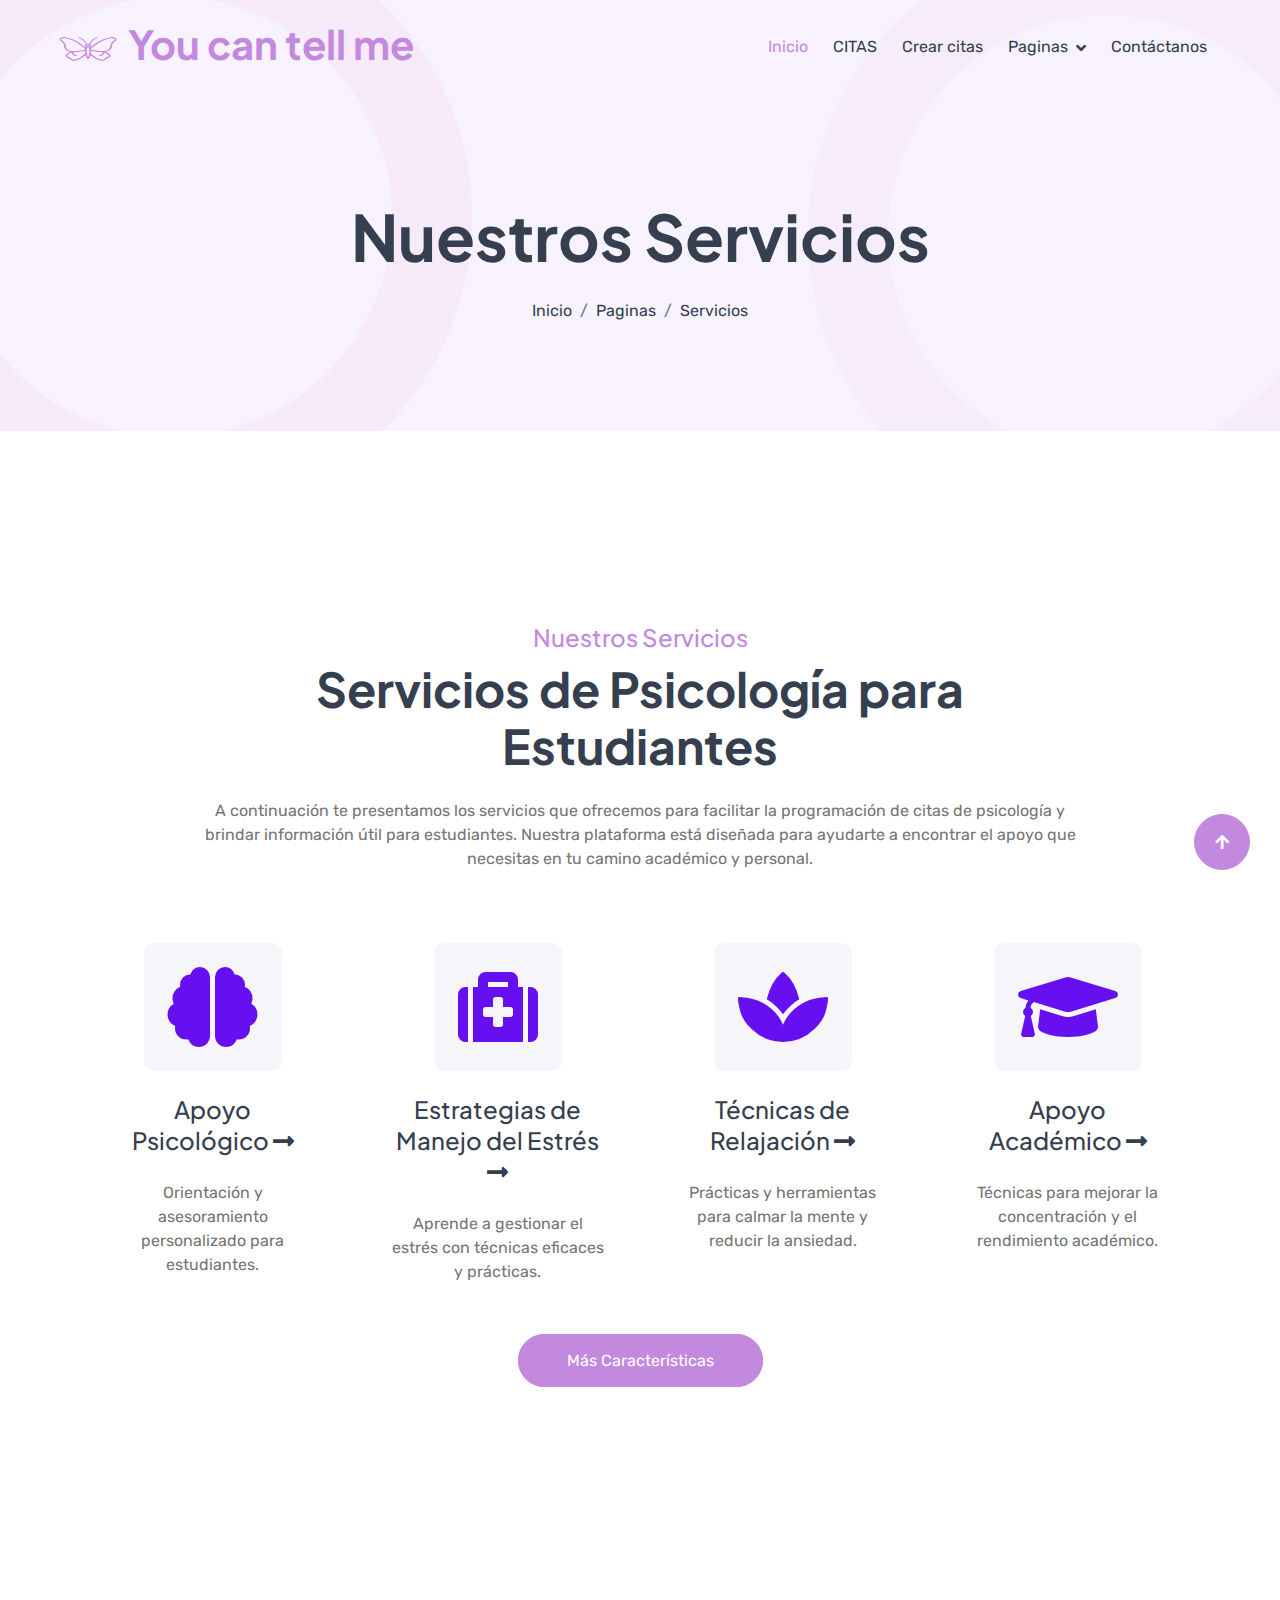
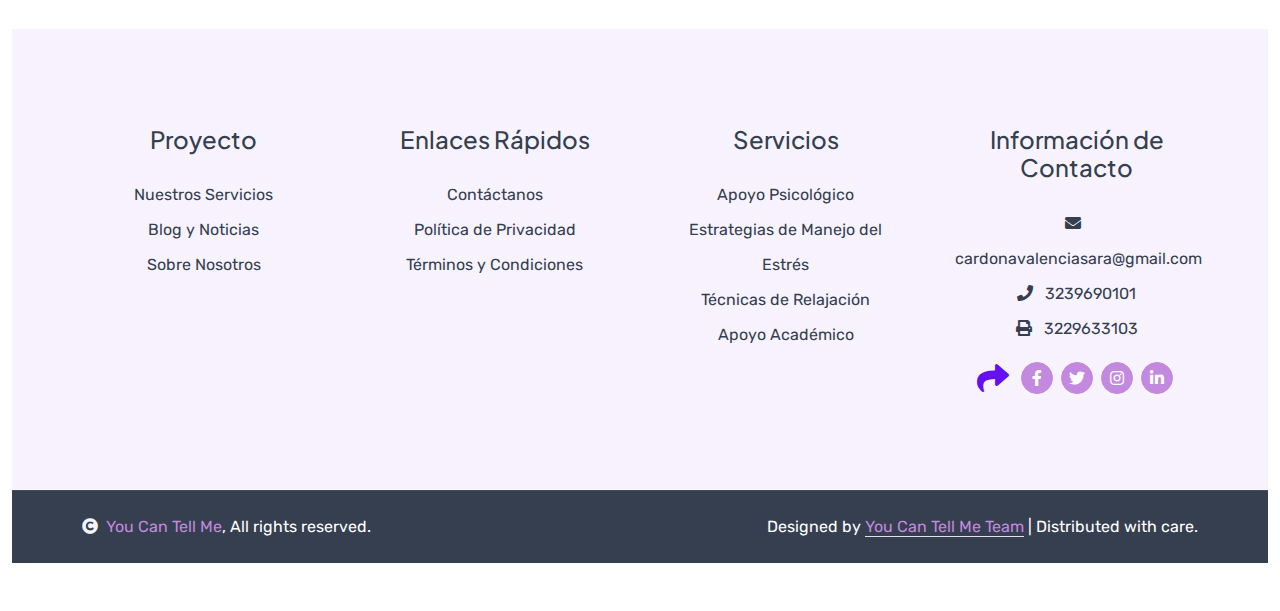
<file: Mailler-1.0.0-main--6--main (1)/Mailler-1.0.0-main--6--main/Mailler-1.0.0-main/servicios.html>
<!DOCTYPE html>
<html lang="en">

<head>
    <meta charset="utf-8">
    <title>You can tell me</title>
    <meta content="width=device-width, initial-scale=1.0" name="viewport">
    <meta content="" name="keywords">
    <meta content="" name="description">

    <!-- Google Web Fonts -->
    <link rel="preconnect" href="https://fonts.googleapis.com">
    <link rel="preconnect" href="https://fonts.gstatic.com" crossorigin>
    <link
        href="https://fonts.googleapis.com/css2?family=Plus+Jakarta+Sans:wght@500;600;700&family=Rubik:wght@400;500&display=swap"
        rel="stylesheet">

    <!-- Icon Font Stylesheet -->
    <link rel="stylesheet" href="https://use.fontawesome.com/releases/v5.15.4/css/all.css" />
    <link href="https://cdn.jsdelivr.net/npm/bootstrap-icons@1.4.1/font/bootstrap-icons.css" rel="stylesheet">

    <!-- Libraries Stylesheet -->
    <link href="lib/animate/animate.min.css" rel="stylesheet">
    <link href="lib/owlcarousel/assets/owl.carousel.min.css" rel="stylesheet">
    <link href="lib/lightbox/css/lightbox.min.css" rel="stylesheet">


    <!-- Customized Bootstrap Stylesheet -->
    <link href="css/bootstrap.min.css" rel="stylesheet">

    <!-- Template Stylesheet -->
    <link href="css/style.css" rel="stylesheet">
</head>

<body>

    <!-- Spinner Start -->
    <div id="spinner"
        class="show bg-white position-fixed translate-middle w-100 vh-100 top-50 start-50 d-flex align-items-center justify-content-center">
        <div class="spinner-border text-primary" style="width: 3rem; height: 3rem;" role="status">
            <span class="sr-only">Loading...</span>
        </div>
    </div>
    <!-- Spinner End -->


    <!-- Navbar & Hero Start -->
    <div class="container-fluid p-0">
        <nav class="navbar navbar-expand-lg navbar-light bg-transparent px-4 px-lg-5 py-3 py-lg-0">
            <a href="index.html" class="navbar-brand p-0">
                <h1 class="display-6 text-primary m-0"><img src="img/una-mariposa-de-lado.png" alt="Logo"
                        style="width: 80px; height: auto;"></i>You can tell me</h1>

            </a>
            <button class="navbar-toggler" type="button" data-bs-toggle="collapse" data-bs-target="#navbarCollapse">
                <span class="fa fa-bars"></span>
            </button>
            <div class="navbar-nav ms-auto py-0">
                <a href="index.html" class="nav-item nav-link active">Inicio</a>
                <a href="citasssssssssssssssss.html" class="nav-item nav-link">CITAS</a>
                <a href="importante.html" class="nav-item nav-link">Crear citas</a>
                <div class="nav-item dropdown">
                    <a href="#" class="nav-link dropdown-toggle" data-bs-toggle="dropdown">Paginas</a>
                    <div class="dropdown-menu m-0">
                        <a href="sobrenosotras.html" class="dropdown-item active">Sobre Nosotros</a>
                        <a href="EstrategiasDMDE.html" class="dropdown-item">Estrategias de Manejo del Estrés</a>
                        <a href="Tecnicasderelajacion.html" class="dropdown-item">Técnicas de Relajación </a>
                        
                    </div>                       
                </div>
                <a href="contact.html" class="nav-item nav-link">Contáctanos</a>
            </div>
        </div>
        </nav>
    </div>
    <!-- Navbar & Hero End -->


    <!-- Header Start -->
    <div class="container-fluid bg-breadcrumb">
        <ul class="breadcrumb-animation">
            <li></li>
            <li></li>
            <li></li>
            <li></li>
            <li></li>
            <li></li>
            <li></li>
            <li></li>
            <li></li>
            <li></li>
        </ul>
        <div class="container text-center py-5" style="max-width: 900px;">
            <h3 class="display-3 mb-4 wow fadeInDown" data-wow-delay="0.1s">Nuestros Servicios</h1>
                <ol class="breadcrumb justify-content-center mb-0 wow fadeInDown" data-wow-delay="0.3s">
                    <li class="breadcrumb-item"><a href="index.html">Inicio</a></li>
                    <li class="breadcrumb-item"><a href="#">Paginas</a></li>
                    <li class="breadcrumb-item"><a href="#">Servicios</a></li>

                </ol>
        </div>
    </div>
    <!-- Header End -->


 <!-- servicios inicio -->
 <div class="container-fluid feature overflow-hidden py-5">
    <div class="container py-5">
        <div class="text-center mx-auto mb-5 wow fadeInUp" data-wow-delay="0.1s" style="max-width: 900px;">
            <h4 class="text-primary">Nuestros Servicios</h4>
            <h1 class="display-5 mb-4">Servicios de Psicología para Estudiantes</h1>
            <p class="mb-0"> 
                A continuación te presentamos los servicios que ofrecemos para facilitar la programación 
                de citas de psicología y brindar información útil para estudiantes. Nuestra plataforma está diseñada 
                para ayudarte a encontrar el apoyo que necesitas en tu camino académico y personal.
            </p>
        </div>
        <div class="row g-4 justify-content-center text-center mb-5">
            <div class="col-md-6 col-lg-4 col-xl-3 wow fadeInUp" data-wow-delay="0.1s">
                <div class="text-center p-4">
                    <div class="d-inline-block rounded bg-light p-4 mb-4"><i
                            class="fas fa-brain fa-5x text-secondary"></i></div>
                    <div class="feature-content">
                        <a href="#" class="h4">Apoyo Psicológico <i class="fa fa-long-arrow-alt-right"></i></a>
                        <p class="mt-4 mb-0">Orientación y asesoramiento personalizado para estudiantes.</p>
                    </div>
                </div>
            </div>
            <div class="col-md-6 col-lg-4 col-xl-3 wow fadeInUp" data-wow-delay="0.3s">
                <div class="text-center p-4">
                    <div class="d-inline-block rounded bg-light p-4 mb-4"><i
                            class="fas fa-medkit fa-5x text-secondary"></i></div>
                    <div class="feature-content">
                        <a href="#" class="h4">Estrategias de Manejo del Estrés <i
                                class="fa fa-long-arrow-alt-right"></i></a>
                        <p class="mt-4 mb-0">Aprende a gestionar el estrés con técnicas eficaces y prácticas.</p>
                    </div>
                </div>
            </div>
            <div class="col-md-6 col-lg-4 col-xl-3 wow fadeInUp" data-wow-delay="0.5s">
                <div class="text-center rounded p-4">
                    <div class="d-inline-block rounded bg-light p-4 mb-4"><i
                            class="fas fa-spa fa-5x text-secondary"></i></div>
                    <div class="feature-content">
                        <a href="#" class="h4">Técnicas de Relajación <i class="fa fa-long-arrow-alt-right"></i></a>
                        <p class="mt-4 mb-0">Prácticas y herramientas para calmar la mente y reducir la ansiedad.
                        </p>
                    </div>
                </div>
            </div>
            <div class="col-md-6 col-lg-4 col-xl-3 wow fadeInUp" data-wow-delay="0.7s">
                <div class="text-center rounded p-4">
                    <div class="d-inline-block rounded bg-light p-4 mb-4"><i
                            class="fas fa-graduation-cap fa-5x text-secondary"></i></div>
                    <div class="feature-content">
                        <a href="#" class="h4">Apoyo Académico <i class="fa fa-long-arrow-alt-right"></i></a>
                        <p class="mt-4 mb-0">Técnicas para mejorar la concentración y el rendimiento académico.</p>
                    </div>
                </div>
            </div>
            <div class="col-12 wow fadeInUp" data-wow-delay="0.1s">
                <div class="my-3">
                    <a href="#" class="btn btn-primary d-inline rounded-pill px-5 py-3">Más Características</a>
                </div>
            </div>
        </div>
        <div class="row g-5 pt-5" style="margin-top: 6rem;">
            <div class="col-lg-6 wow fadeInLeft" data-wow-delay="0.1s">
                <div class="feature-img RotateMoveLeft h-100" style="object-fit: cover;">
                    <div src="img/features-1.png" class="img-fluid w-100 h-100" alt="">
                    </div>
                </div>
            </div>
        </div>
    </div>
    <!-- servicios fin -->





    <!-- Footer Inicio -->
    <div class="container-fluid footer py-5 wow fadeIn" data-wow-delay="0.2s">
        <div class="container py-5">
            <div class="row g-5 justify-content-center text-center">
                <div class="col-md-6 col-lg-6 col-xl-3">
                    <div class="footer-item d-flex flex-column">
                        <h4 class="text-dark mb-4">Proyecto</h4>
                        <a href="servicios.html"> Nuestros Servicios</a>
                        <a href=""> Blog y Noticias</a>
                        <a href="sobrenosotros.html"> Sobre Nosotros</a>

                    </div>
                </div>
                <div class="col-md-6 col-lg-6 col-xl-3">
                    <div class="footer-item d-flex flex-column">
                        <h4 class="mb-4 text-dark">Enlaces Rápidos</h4>
                        <a href="contact.html"> Contáctanos</a>
                        <a href=""> Política de Privacidad</a>
                        <a href=""> Términos y Condiciones</a>
                    </div>
                </div>
                <div class="col-md-6 col-lg-6 col-xl-3">
                    <div class="footer-item d-flex flex-column">
                        <h4 class="mb-4 text-dark">Servicios</h4>
                        <a href=""> Apoyo Psicológico</a>
                        <a href="EstrategiasDMDE.html"> Estrategias de Manejo del Estrés</a>
                        <a href="Tecnicasderelajacion.html"> Técnicas de Relajación</a>
                        <a href=""> Apoyo Académico</a>
                    </div>
                </div>
                <div class="col-md-6 col-lg-6 col-xl-3">
                    <div class="footer-item d-flex flex-column">
                        <h4 class="mb-4 text-dark">Información de Contacto</h4>
                        <a href=""><i class="fas fa-envelope me-2"></i> cardonavalenciasara@gmail.com</a>
                        <a href=""><i class="fas fa-phone me-2"></i> 3239690101</a>
                        <a href="" class="mb-3"><i class="fas fa-print me-2"></i> 3229633103</a>
                        <div class="d-flex justify-content-center align-items-center">
                            <i class="fas fa-share fa-2x text-secondary me-2"></i>
                            <a class="btn-square btn btn-primary rounded-circle mx-1" href=""><i
                                    class="fab fa-facebook-f"></i></a>
                            <a class="btn-square btn btn-primary rounded-circle mx-1" href=""><i
                                    class="fab fa-twitter"></i></a>
                            <a class="btn-square btn btn-primary rounded-circle mx-1" href=""><i
                                    class="fab fa-instagram"></i></a>
                            <a class="btn-square btn btn-primary rounded-circle mx-1" href=""><i
                                    class="fab fa-linkedin-in"></i></a>
                        </div>
                    </div>
                </div>
            </div>
        </div>
    </div>
    <!-- Footer Fin -->


    <!-- Copyright Start -->
    <div class="container-fluid copyright py-4">
        <div class="container">
            <div class="row g-4 align-items-center">
                <div class="col-md-6 text-center text-md-start mb-md-0">
                    <span class="text-white"><a href="#"><i class="fas fa-copyright text-light me-2"></i>You Can Tell
                            Me</a>, All rights reserved.</span>
                </div>
                <div class="col-md-6 text-center text-md-end text-white">
                    <!--/*** This website was lovingly designed and crafted for sharing insights. ***/-->
                    <!--/*** If you want to collaborate or customize this site, feel free to get in touch. ***/-->
                    Designed by <a class="border-bottom" href="#">You Can Tell Me Team</a> | Distributed with care.
                </div>
            </div>
        </div>
    </div>
    <!-- Copyright End -->


    <!-- Back to Top -->
    <a href="#" class="btn btn-primary btn-lg-square back-to-top"><i class="fa fa-arrow-up"></i></a>


    <!-- JavaScript Libraries -->
    <script src="https://ajax.googleapis.com/ajax/libs/jquery/3.6.4/jquery.min.js"></script>
    <script src="https://cdn.jsdelivr.net/npm/bootstrap@5.0.0/dist/js/bootstrap.bundle.min.js"></script>
    <script src="lib/lightbox/js/lightbox.min.js"></script>

    <!-- Template Javascript -->
    <script src="js/main.js"></script>
</body>

</html>
</file>
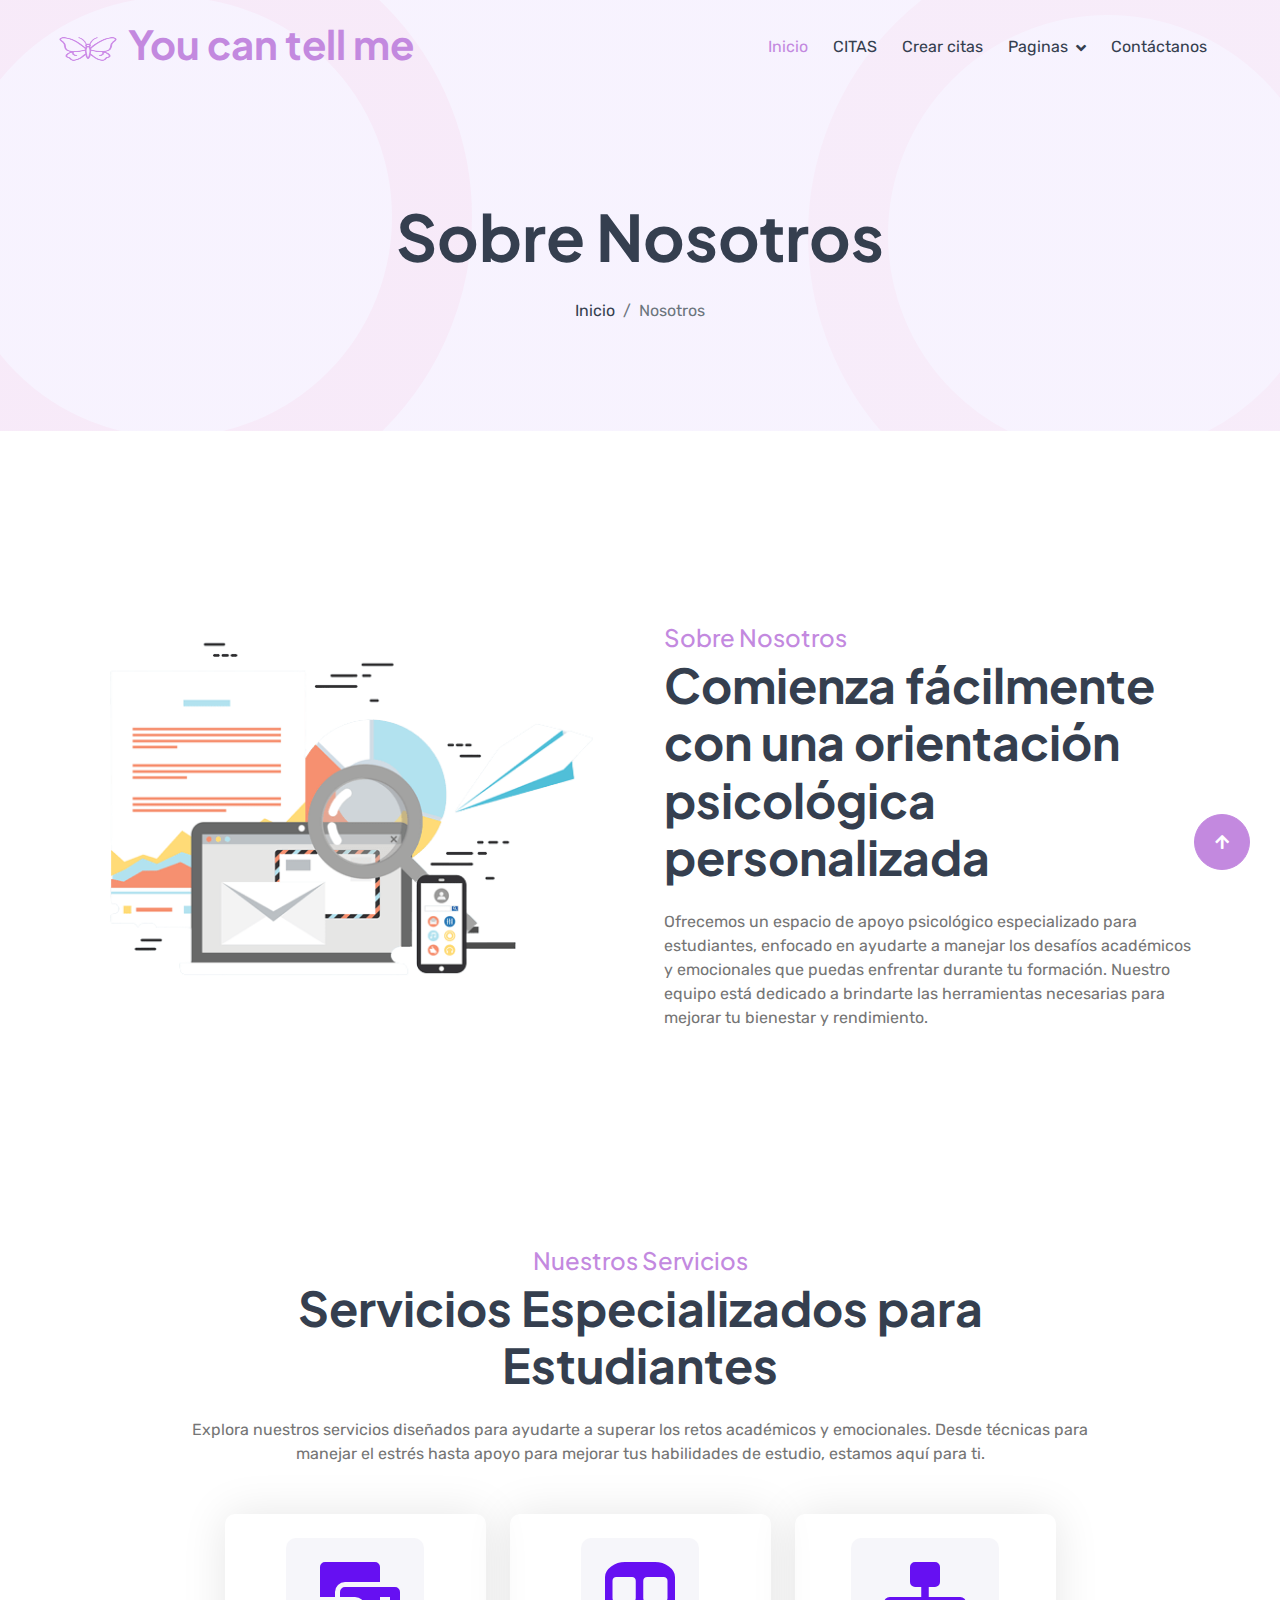
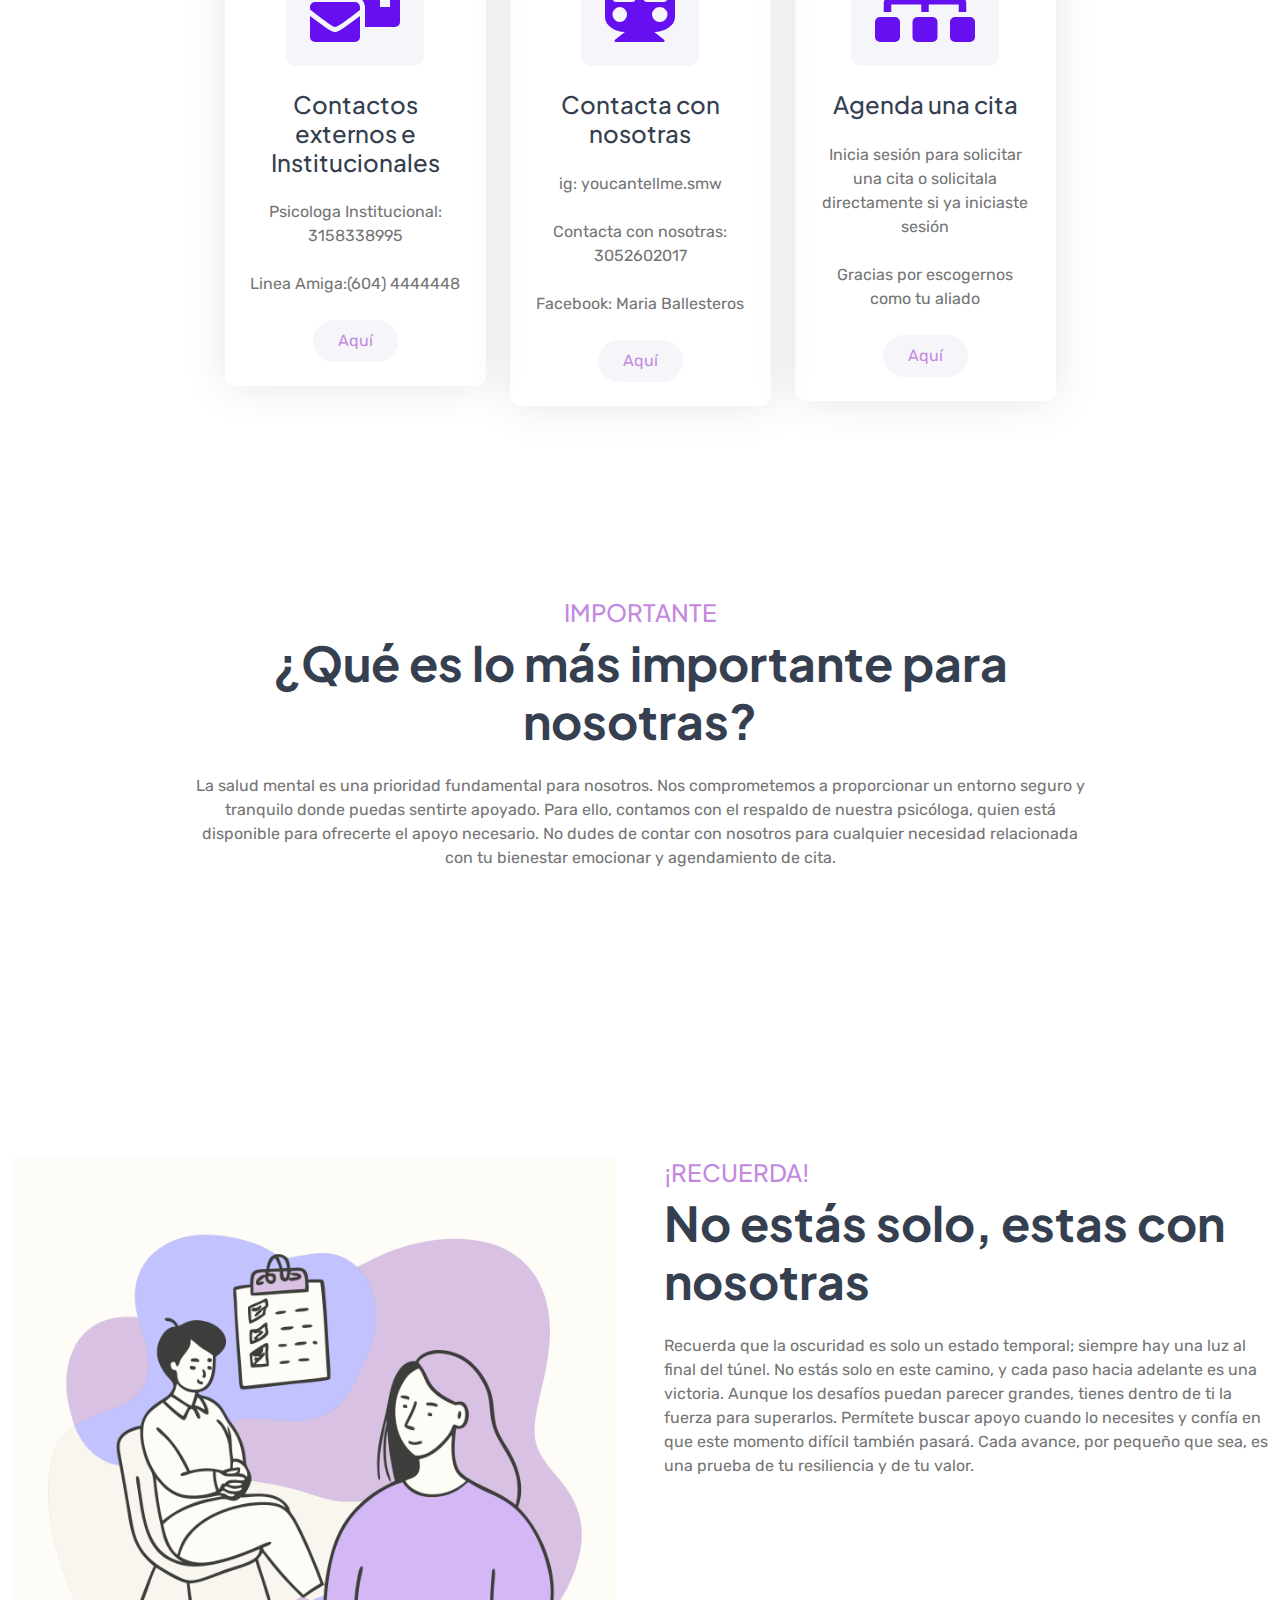
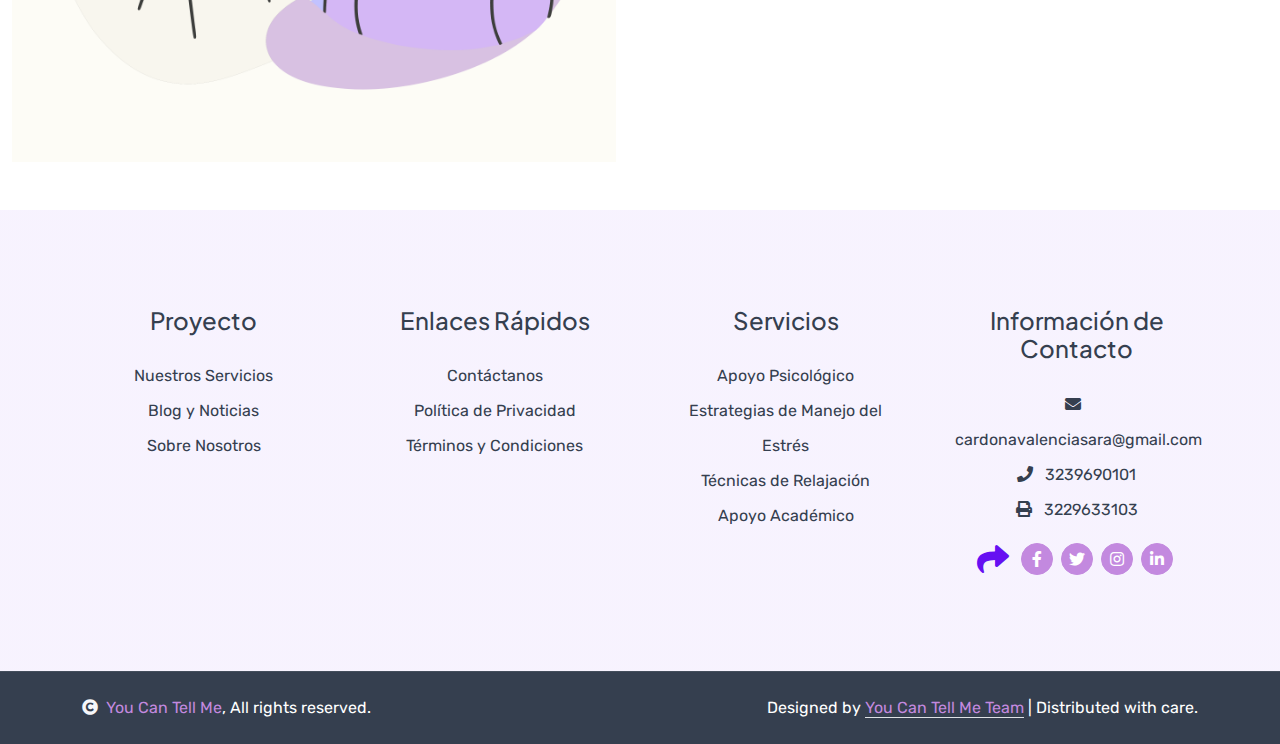
<file: Mailler-1.0.0-main--6--main (1)/Mailler-1.0.0-main--6--main/Mailler-1.0.0-main/sobrenosotras.html>
<!DOCTYPE html>
<html lang="en">

<head>
    <meta charset="utf-8">
    <title>You Can Tell Me</title>
    <meta content="width=device-width, initial-scale=1.0" name="viewport">
    <meta content="" name="keywords">
    <meta content="" name="description">

    <!-- Google Web Fonts -->
    <link rel="preconnect" href="https://fonts.googleapis.com">
    <link rel="preconnect" href="https://fonts.gstatic.com" crossorigin>
    <link
        href="https://fonts.googleapis.com/css2?family=Plus+Jakarta+Sans:wght@500;600;700&family=Rubik:wght@400;500&display=swap"
        rel="stylesheet">

    <!-- Icon Font Stylesheet -->
    <link rel="stylesheet" href="https://use.fontawesome.com/releases/v5.15.4/css/all.css" />
    <link href="https://cdn.jsdelivr.net/npm/bootstrap-icons@1.4.1/font/bootstrap-icons.css" rel="stylesheet">

    <!-- Libraries Stylesheet -->
    <link href="lib/animate/animate.min.css" rel="stylesheet">
    <link href="lib/owlcarousel/assets/owl.carousel.min.css" rel="stylesheet">
    <link href="lib/lightbox/css/lightbox.min.css" rel="stylesheet">


    <!-- Customized Bootstrap Stylesheet -->
    <link href="css/bootstrap.min.css" rel="stylesheet">

    <!-- Template Stylesheet -->
    <link href="css/style.css" rel="stylesheet">
</head>

<body>

    <!-- Spinner Start -->
    <div id="spinner"
        class="show bg-white position-fixed translate-middle w-100 vh-100 top-50 start-50 d-flex align-items-center justify-content-center">
        <div class="spinner-border text-primary" style="width: 3rem; height: 3rem;" role="status">
            <span class="sr-only">Loading...</span>
        </div>
    </div>
    <!-- Spinner End -->


    <!-- Navbar & Hero Start -->
    <div class="container-fluid p-0">
        <nav class="navbar navbar-expand-lg navbar-light bg-transparent px-4 px-lg-5 py-3 py-lg-0">
            <a href="index.html" class="navbar-brand p-0">
                <h1 class="display-6 text-primary m-0"><img src="img/una-mariposa-de-lado.png" alt="Logo"
                        style="width: 80px; height: auto;"></i>You can tell me</h1>

            </a>
            <button class="navbar-toggler" type="button" data-bs-toggle="collapse" data-bs-target="#navbarCollapse">
                <span class="fa fa-bars"></span>
            </button>
            <div class="navbar-nav ms-auto py-0">
                <a href="index.html" class="nav-item nav-link active">Inicio</a>
                <a href="citasssssssssssssssss.html" class="nav-item nav-link">CITAS</a>
                <a href="importante.html" class="nav-item nav-link">Crear citas</a>
                <div class="nav-item dropdown">
                    <a href="#" class="nav-link dropdown-toggle" data-bs-toggle="dropdown">Paginas</a>
                    <div class="dropdown-menu m-0">
                        <a href="sobrenosotras.html" class="dropdown-item active">Sobre Nosotros</a>
                        <a href="EstrategiasDMDE.html" class="dropdown-item">Estrategias de Manejo del Estrés</a>
                        <a href="Tecnicasderelajacion.html" class="dropdown-item">Técnicas de Relajación </a>
                        
                    </div>                       
                </div>
                <a href="contact.html" class="nav-item nav-link">Contáctanos</a>
            </div>
        </div>
        </nav>
    </div>
    <!-- Navbar & Hero End -->


    <!-- Header Start -->
    <div class="container-fluid bg-breadcrumb">
        <ul class="breadcrumb-animation">
            <li></li>
            <li></li>
            <li></li>
            <li></li>
            <li></li>
            <li></li>
            <li></li>
            <li></li>
            <li></li>
            <li></li>
        </ul>
        <div class="container text-center py-5" style="max-width: 900px;">
            <h3 class="display-3 mb-4 wow fadeInDown" data-wow-delay="0.1s">Sobre Nosotros</h1>
                <ol class="breadcrumb justify-content-center mb-0 wow fadeInDown" data-wow-delay="0.3s">
                    <li class="breadcrumb-item"><a href="index.html">Inicio</a></li>
                    <li class="breadcrumb-item active text-primary">Nosotros</li>
                </ol>
        </div>
    </div>
    <!-- Header End -->


    <!-- About Start -->
    <div class="container-fluid overflow-hidden py-5 mt-5">
        <div class="container py-5">
            <div class="row g-5">
                <div class="col-lg-6 wow fadeInUp" data-wow-delay="0.1s">
                    <div class="RotateMoveLeft">
                        <img src="img/about-1.png" class="img-fluid w-100" alt="">
                    </div>
                </div>
                <div class="col-lg-6 wow fadeInUp" data-wow-delay="0.3s">
                    <h4 class="mb-1 text-primary">Sobre Nosotros</h4>
                    <h1 class="display-5 mb-4">Comienza fácilmente con una orientación psicológica personalizada</h1>
                    <p class="mb-4">Ofrecemos un espacio de apoyo psicológico especializado para estudiantes, enfocado
                        en ayudarte a manejar los desafíos académicos y emocionales que puedas enfrentar durante tu
                        formación. Nuestro equipo está dedicado a brindarte las herramientas necesarias para mejorar tu
                        bienestar y rendimiento.</p>
                </div>
            </div>
        </div>
    </div>
    <!-- About End -->

    <!-- medios de contecto Start -->
    <div class="container-fluid service py-5">
        <div class="container py-5">
            <div class="text-center mx-auto mb-5 wow fadeInUp" data-wow-delay="0.1s" style="max-width: 900px;">
                <h4 class="mb-1 text-primary">Nuestros Servicios</h4>
                <h1 class="display-5 mb-4">Servicios Especializados para Estudiantes</h1>
                <p class="mb-0">Explora nuestros servicios diseñados para ayudarte a superar los retos académicos y
                    emocionales. Desde técnicas para manejar el estrés hasta apoyo para mejorar tus habilidades de
                    estudio, estamos aquí para ti.
                </p>
            </div>
            <div class="row g-4 justify-content-center">
                <div class="col-md-6 col-lg-4 col-xl-3 wow fadeInUp" data-wow-delay="0.1s">
                    <div class="service-item text-center rounded p-4">
                        <div class="service-icon d-inline-block bg-light rounded p-4 mb-4"><i
                                class="fas fa-mail-bulk fa-5x text-secondary"></i></div>
                        <div class="service-content">
                            <h4 class="mb-4">Contactos externos e Institucionales</h4>
                            <p class="mb-4">Psicologa Institucional: 3158338995</p>
                            <p class="mb-4">Linea Amiga:(604) 4444448</p>

                            <a href="#" class="btn btn-light rounded-pill text-primary py-2 px-4">Aquí</a>
                        </div>
                    </div>
                </div>

                <div class="col-md-6 col-lg-4 col-xl-3 wow fadeInUp" data-wow-delay="0.5s">
                    <div class="service-item text-center rounded p-4">
                        <div class="service-icon d-inline-block bg-light rounded p-4 mb-4"><i
                                class="fa fa-subway fa-5x text-secondary"></i></div>
                        <div class="service-content">
                            <h4 class="mb-4">Contacta con nosotras</h4>
                            <p class="mb-4"> ig: youcantellme.smw </p>
                            <p class="mb-4"> Contacta con nosotras: 3052602017</p>
                            <p class="mb-4"> Facebook: Maria Ballesteros</p>
                            <a href="#" class="btn btn-light rounded-pill text-primary py-2 px-4">Aquí</a>
                        </div>
                    </div>
                </div>
                <div class="col-md-6 col-lg-4 col-xl-3 wow fadeInUp" data-wow-delay="0.7s">
                    <div class="service-item text-center rounded p-4">
                        <div class="service-icon d-inline-block bg-light rounded p-4 mb-4"><i
                                class="fas fa-sitemap fa-5x text-secondary"></i></div>
                        <div class="service-content">
                            <h4 class="mb-4">Agenda una cita</h4>
                            <p class="mb-4">Inicia sesión para solicitar una cita o solicitala directamente si ya
                                iniciaste sesión
                            </p>
                            <p class="mb-4"> Gracias por escogernos como tu aliado</p>
                            <a href="#" class="btn btn-light rounded-pill text-primary py-2 px-4">Aquí</a>
                        </div>
                    </div>
                </div>
            </div>
        </div>
    </div>
    <!-- medios de contacto End -->


    <!-- importante Start -->
    <div class="container-fluid feature overflow-hidden py-5">
        <div class="container py-5">
            <div class="text-center mx-auto mb-5 wow fadeInUp" data-wow-delay="0.1s" style="max-width: 900px;">
                <h4 class="text-primary">IMPORTANTE</h4>
                <h1 class="display-5 mb-4">¿Qué es lo más importante para nosotras?</h1>
                <p class="mb-0"> La salud mental es una prioridad fundamental para nosotros. Nos comprometemos a
                    proporcionar un entorno seguro y tranquilo donde puedas sentirte apoyado. Para ello, contamos con el
                    respaldo de nuestra psicóloga, quien está disponible para ofrecerte el apoyo necesario. No dudes de
                    contar con nosotros para cualquier necesidad relacionada con tu bienestar emocionar y agendamiento
                    de cita.
                </p>
            </div>
        </div>
        <div class="row g-5 pt-5" style="margin-top: 6rem;">
            <div class="col-lg-6 wow fadeInLeft" data-wow-delay="0.1s">
                <div class="feature-img RotateMoveLeft h-100" style="object-fit: cover;">
                    <img src="img/-una-cita-con-psicolog-a-.png" class="img-fluid w-100 h-100" alt="">
                </div>
            </div>
            <div class="col-lg-6 wow fadeInRight" data-wow-delay="0.1s">
                <h4 class="text-primary">¡RECUERDA!</h4>
                <h1 class="display-5 mb-4">No estás solo, estas con nosotras</h1>
                <p class="mb-4">
                    Recuerda que la oscuridad es solo un estado temporal; siempre hay una luz al final del túnel. No estás solo en este camino, y cada paso hacia adelante es una victoria. Aunque los desafíos puedan parecer grandes, tienes dentro de ti la fuerza para superarlos. Permítete buscar apoyo cuando lo necesites y confía en que este momento difícil también pasará. Cada avance, por pequeño que sea, es una prueba de tu resiliencia y de tu valor.
                </p>
            </div>
        </div>
    </div>
    </div>
    <!-- importante End -->







    <!-- Footer Inicio -->
    <div class="container-fluid footer py-5 wow fadeIn" data-wow-delay="0.2s">
        <div class="container py-5">
            <div class="row g-5 justify-content-center text-center">
                <div class="col-md-6 col-lg-6 col-xl-3">
                    <div class="footer-item d-flex flex-column">
                        <h4 class="text-dark mb-4">Proyecto</h4>
                        <a href="servicios.html"> Nuestros Servicios</a>
                        <a href=""> Blog y Noticias</a>
                        <a href="sobrenosotros.html"> Sobre Nosotros</a>

                    </div>
                </div>
                <div class="col-md-6 col-lg-6 col-xl-3">
                    <div class="footer-item d-flex flex-column">
                        <h4 class="mb-4 text-dark">Enlaces Rápidos</h4>
                        <a href="contact.html"> Contáctanos</a>
                        <a href=""> Política de Privacidad</a>
                        <a href=""> Términos y Condiciones</a>
                    </div>
                </div>
                <div class="col-md-6 col-lg-6 col-xl-3">
                    <div class="footer-item d-flex flex-column">
                        <h4 class="mb-4 text-dark">Servicios</h4>
                        <a href=""> Apoyo Psicológico</a>
                        <a href="EstrategiasDMDE.html"> Estrategias de Manejo del Estrés</a>
                        <a href="Tecnicasderelajacion.html"> Técnicas de Relajación</a>
                        <a href=""> Apoyo Académico</a>
                    </div>
                </div>
                <div class="col-md-6 col-lg-6 col-xl-3">
                    <div class="footer-item d-flex flex-column">
                        <h4 class="mb-4 text-dark">Información de Contacto</h4>
                        <a href=""><i class="fas fa-envelope me-2"></i> cardonavalenciasara@gmail.com</a>
                        <a href=""><i class="fas fa-phone me-2"></i> 3239690101</a>
                        <a href="" class="mb-3"><i class="fas fa-print me-2"></i> 3229633103</a>
                        <div class="d-flex justify-content-center align-items-center">
                            <i class="fas fa-share fa-2x text-secondary me-2"></i>
                            <a class="btn-square btn btn-primary rounded-circle mx-1" href=""><i
                                    class="fab fa-facebook-f"></i></a>
                            <a class="btn-square btn btn-primary rounded-circle mx-1" href=""><i
                                    class="fab fa-twitter"></i></a>
                            <a class="btn-square btn btn-primary rounded-circle mx-1" href=""><i
                                    class="fab fa-instagram"></i></a>
                            <a class="btn-square btn btn-primary rounded-circle mx-1" href=""><i
                                    class="fab fa-linkedin-in"></i></a>
                        </div>
                    </div>
                </div>
            </div>
        </div>
    </div>
    <!-- Footer Fin -->

    <!-- Copyright Start -->
    <div class="container-fluid copyright py-4">
        <div class="container">
            <div class="row g-4 align-items-center">
                <div class="col-md-6 text-center text-md-start mb-md-0">
                    <span class="text-white"><a href="#"><i class="fas fa-copyright text-light me-2"></i>You Can
                            Tell
                            Me</a>, All rights reserved.</span>
                </div>
                <div class="col-md-6 text-center text-md-end text-white">
                    <!--/*** This website was lovingly designed and crafted for sharing insights. ***/-->
                    <!--/*** If you want to collaborate or customize this site, feel free to get in touch. ***/-->
                    Designed by <a class="border-bottom" href="#">You Can Tell Me Team</a> | Distributed with care.
                </div>
            </div>
        </div>
    </div>
    <!-- Copyright End -->



    <!-- Back to Top -->
    <a href="#" class="btn btn-primary btn-lg-square back-to-top"><i class="fa fa-arrow-up"></i></a>


    <!-- JavaScript Libraries -->
    <script src="https://ajax.googleapis.com/ajax/libs/jquery/3.6.4/jquery.min.js"></script>
    <script src="https://cdn.jsdelivr.net/npm/bootstrap@5.0.0/dist/js/bootstrap.bundle.min.js"></script>
    <script src="lib/lightbox/js/lightbox.min.js"></script>

    <!-- Template Javascript -->
    <script src="js/main.js"></script>
</body>

</html>
</file>
<file: Mailler-1.0.0-main--6--main (1)/Mailler-1.0.0-main--6--main/Mailler-1.0.0-main/css/style.css>
/* Spinner Start */
/* Spinner */
#spinner {
    opacity: 0;
    visibility: hidden;
    transition: opacity .5s ease-out, visibility 0s linear .5s;
    z-index: 99999;
}

#spinner.show {
    transition: opacity .5s ease-out, visibility 0s linear 0s;
    visibility: visible;
    opacity: 1;
}
/* Spinner End */

.back-to-top {
    position: fixed;
    right: 30px;
    bottom: 30px;
    display: flex;
    width: 45px;
    height: 45px;
    align-items: center;
    justify-content: center;
    transition: 0.5s;
    z-index: 99;
}

/* Button Start */
.btn {
    font-weight: 600;
    transition: .5s;
}

.btn-square {
    width: 32px;
    height: 32px;
}

.btn-sm-square {
    width: 34px;
    height: 34px;
}

.btn-md-square {
    width: 44px;
    height: 44px;
}

.btn-lg-square {
    width: 56px;
    height: 56px;
}

.btn-square,
.btn-sm-square,
.btn-md-square,
.btn-lg-square {
    padding: 0;
    display: flex;
    align-items: center;
    justify-content: center;
    font-weight: normal;
    border-radius: 50%;
}

.btn.btn-primary {
    background: var(--bs-primary) !important;
    color: var(--bs-white) !important;
    font-weight: 400;
    transition: 0.10s;
}

.btn.btn-primary:hover {
    background: var(--bs-white) !important;
    color: var(--bs-primary) !important;
}

.btn.btn-light {
    background: var(--bs-light) !important;
    color: var(--bs-primary) !important;
    font-weight: 400;
    transition: 0.5s;
}

.btn.btn-light:hover {
    background: var(--bs-primary) !important;
    color: var(--bs-light) !important;
}


.RotateMoveLeft {
    position: relative;
    animation: RotateMoveLeft 10s linear infinite;
}

.RotateMoveRight {
    position: relative;
    animation: RotateMoveLeft 10s linear infinite;
}

@keyframes RotateMoveLeft {
    0%   {left: 0px;}
    50%   {left: 40px;}
    100%  {left: 0px;}
}

@keyframes RotateMoveRight {
    0%   {right: 0px;}
    50%   {right: 40px;}
    100%  {right: 0px;}
}


/* Navbar */
.navbar-light .navbar-nav .nav-link {
    margin-right: 25px;
    padding: 35px 0;
    color: var(--bs-dark) !important;
    font-size: 16px;
    font-weight: 400;
    outline: none;
    transition: .5s;
}

.sticky-top.navbar-light .navbar-nav .nav-link {
    padding: 20px 0;
    color: var(--dark) !important;
}

.navbar-light .navbar-nav .nav-link:hover,
.navbar-light .navbar-nav .nav-link.active {
    color: var(--bs-primary) !important;
}

.navbar-light .navbar-brand img {
    max-height: 50px;
    transition: .5s;
}

.sticky-top.navbar-light .navbar-brand img {
    max-height: 45px;
}

.navbar .dropdown-toggle::after {
    border: none;
    content: "\f107";
    font-family: "Font Awesome 5 Free";
    font-weight: 600;
    vertical-align: middle;
    margin-left: 8px;
}

@media (min-width: 1200px) {
    .navbar .nav-item .dropdown-menu {
        display: block;
        visibility: hidden;
        top: 100%;
        transform: rotateX(-75deg);
        transform-origin: 0% 0%;
        border: 0;
        border-radius: 10px;
        transition: .5s;
        opacity: 0;
    }
}

.dropdown .dropdown-menu a:hover {
    background: var(--bs-primary);
    color: var(--bs-white);
}

.navbar .nav-item:hover .dropdown-menu {
    transform: rotateX(0deg);
    visibility: visible;
    background: var(--bs-light) !important;
    transition: .5s;
    opacity: 1;
}

.collapse.navbar-collapse {
    transition: 0.5s;
}

@media (max-width: 992px) {
    nav.bg-transparent {
        position: absolute;
        width: 100%;
        background: transparent !important;
    }

    .navbar.navbar-expand-lg button span {
        position: relative;
        z-index: 99;
    }

    .navbar {
        position: relative;
        background: var(--bs-light);
        z-index: 2;
    }

    .sticky-top.navbar-light {
        position: relative;
        background: var(--bs-white) !important;
        padding: 0 20px 20px 20px !important;
    }

    .sticky-top.navbar-light {
        background: transparent;
    }

    nav.navbar {
        padding: 0 30px 30px 0;
    }

    .navbar.navbar-expand-lg .navbar-toggler {
        padding: 10px 20px;
        border: 1px solid var(--bs-primary);
        color: var(--bs-primary);
    }

    .navbar-light .navbar-collapse {
        margin-top: 15px;
        border-top: 1px solid #DDDDDD;
    }

    .navbar-light .navbar-nav .nav-link,
    .sticky-top.navbar-light .navbar-nav .nav-link {
        padding: 10px 0;
        margin-left: 0;
        color: var(--bs-dark) !important;
    }


    .navbar-light .navbar-brand img {
        max-height: 45;
    }

    .hero-header {
        margin-top: -100px !important;
    }
}

@media (min-width: 992px) {
    .navbar-light {
        position: absolute;
        width: 100%;
        top: 0;
        left: 0;
        background: transparent !important;
        z-index: 999;
    }
    
    .sticky-top.navbar-light {
        position: fixed;
        background: var(--bs-light) !important;
    }
}
/* Navbar End */

/* Single Page Hero Header Start */
.bg-breadcrumb {
    position: relative;
    overflow: hidden;
    background: linear-gradient(rgba(102, 16, 242, 0.05), rgba(102, 16, 242, 0.05));
    background-position: center center;
    background-repeat: no-repeat;
    background-size: cover;
    padding: 150px 0 60px 0;
    margin-bottom: 6rem;
    transition: 0.5s;
}

.bg-breadcrumb::after {
    content: "";
    position: absolute;
    bottom: -20%;
    left: -10%;
    width: 600px;
    height: 600px;
    border-radius: 300px;
    border: 80px solid #f747800d;
    background: transparent;
    animation: RotateMoveSingle 5s linear infinite;
    z-index: -1;
}

.bg-breadcrumb .breadcrumb {
    position: relative;
    z-index: 2;
}


@keyframes RotateMoveSingle {
    0% {
        -webkit-transform: rotateZ(0deg) rotate(0deg) translate3d(0, 1%, 0) rotateZ(0deg);
        transform: rotateZ(0deg) rotate(0deg) translate3d(0, 1%, 0) rotateZ(0deg);
    }
      100% {
        -webkit-transform: rotateZ(360deg) rotate(360deg) translate3d(0, 1%, 0) rotateZ(-360deg);
        transform: rotateZ(360deg) rotate(360deg) translate3d(0, 1%, 0) rotateZ(-360deg);
    }

    0% {bottom: 0px;}
    50%   {left: -10px;}
    75%   {bottom: 10%;}
    100%  {bottom: 0px;}
}

.bg-breadcrumb::before {
    content: "";
    position: absolute;
    top: -15%;
    right: -10%;
    width: 600px;
    height: 600px;
    border-radius: 300px;
    border: 80px solid rgba(247, 71, 128, 0.04);
    background: transparent;
    animation: RotateMoveSingle 5s linear infinite;
    z-index: -1;
}

@keyframes RotateMoveSingle {
    0% {
        -webkit-transform: rotateZ(0deg) rotate(0deg) translate3d(0, 1%, 0) rotateZ(0deg);
        transform: rotateZ(0deg) rotate(0deg) translate3d(0, 1%, 0) rotateZ(0deg);
    }
      100% {
        -webkit-transform: rotateZ(360deg) rotate(360deg) translate3d(0, 1%, 0) rotateZ(-360deg);
        transform: rotateZ(360deg) rotate(360deg) translate3d(0, 1%, 0) rotateZ(-360deg);
    }

    0% {top: 0px;}
    50%   {top: 10%;}
    100%  {top: 0px;}
}

@media (max-width: 992px) {
    .bg-breadcrumb {
        padding-top: 100px !important;
    }
}

.bg-breadcrumb .breadcrumb-item a {
    color: var(--bs-dark) !important;
}


.breadcrumb-animation {
    position: absolute;
    top: 0;
    left: 0;
    width: 100%;
    height: 100%;
    overflow: hidden;
}

.breadcrumb-animation li {
    position: absolute;
    display: block;
    list-style: none;
    width: 20px;
    height: 20px;
    background: rgba(102, 16, 242, 0.07);
    animation: animate 25s linear infinite;
    bottom: -150px;
    
}

.breadcrumb-animation li:nth-child(1) {
    left: 25%;
    width: 80px;
    height: 80px;
    animation-delay: 0s;
}


.breadcrumb-animation li:nth-child(2) {
    left: 10%;
    width: 20px;
    height: 20px;
    animation-delay: 2s;
    animation-duration: 12s;
}

.breadcrumb-animation li:nth-child(3) {
    left: 70%;
    width: 20px;
    height: 20px;
    animation-delay: 4s;
}

.breadcrumb-animation li:nth-child(4) {
    left: 40%;
    width: 60px;
    height: 60px;
    animation-delay: 0s;
    animation-duration: 18s;
}

.breadcrumb-animation li:nth-child(5) {
    left: 65%;
    width: 20px;
    height: 20px;
    animation-delay: 0s;
}

.breadcrumb-animation li:nth-child(6) {
    left: 75%;
    width: 110px;
    height: 110px;
    animation-delay: 3s;
}

.breadcrumb-animation li:nth-child(7) {
    left: 35%;
    width: 150px;
    height: 150px;
    animation-delay: 7s;
}

.breadcrumb-animation li:nth-child(8) {
    left: 50%;
    width: 25px;
    height: 25px;
    animation-delay: 15s;
    animation-duration: 45s;
}

.breadcrumb-animation li:nth-child(9) {
    left: 20%;
    width: 15px;
    height: 15px;
    animation-delay: 2s;
    animation-duration: 35s;
}

.breadcrumb-animation li:nth-child(10) {
    left: 85%;
    width: 150px;
    height: 150px;
    animation-delay: 0s;
    animation-duration: 11s;
}

@keyframes animate {

    0%{
        transform: translateY(0) rotate(0deg);
        opacity: 1;
        border-radius: 0;
    }

    100%{
        transform: translateY(-1000px) rotate(720deg);
        opacity: 0;
        border-radius: 50%;
    }

}
/* Single Page Hero Header End */


/* Hearo Header Start */
.header::after {
    position: absolute;
    content: "";
    top: 0;
    right: 0;
    width: 60%;
    height: 100%;
    background: var(--bs-light);
    border-radius: 22% 78% 33% 67% / 32% 0% 100% 68%;
    animation: bgMove 5s linear infinite;
    z-index: -1;
}

@keyframes bgMove {
    0%   {right: 0px;}
    50%   {right: 20px;}
    100%  {right: 0px;}
}

.header::before {
    content: "";
    position: absolute;
    bottom: -9%;
    left: -7%;
    width: 400px;
    height: 400px;
    border-radius: 200px;
    border: 30px solid rgba(247, 71, 128, 0.05);
    background: transparent;
    animation: RotateMoveHeader 5s linear infinite;
    z-index: -1;

}

@keyframes RotateMoveHeader {
    0% {
        -webkit-transform: rotateZ(0deg) rotate(0deg) translate3d(0, 1%, 0) rotateZ(0deg);
        transform: rotateZ(0deg) rotate(0deg) translate3d(0, 1%, 0) rotateZ(0deg);
    }
      100% {
        -webkit-transform: rotateZ(360deg) rotate(360deg) translate3d(0, 1%, 0) rotateZ(-360deg);
        transform: rotateZ(360deg) rotate(360deg) translate3d(0, 1%, 0) rotateZ(-360deg);
    }


    0% {bottom: 0px;}
    50%   {left: -10px;}
    75%   {bottom: 9%;}
    100%  {bottom: 0px;}
}

.hero-header {
    padding-top: 160px;
    padding-bottom: 100px;
    position: relative;
}

.hero-header::after {
    content: "";
    position: absolute;
    left: 100px;
    bottom: 100px;
    width: 58px;
    height: 50px;
    background: url(../img/crea-una-imagen-de-una-chica-sentada-reflexionando\ \(1\)) center center no-repeat;
    animation: RotateMoveSty-3 45s linear infinite;
    transition: 0.5s;
    z-index: -1;
    
}

@keyframes RotateMoveSty-3 {
    0%   {left: 100px;}
    40%   {bottom: -0px;}
    50%   {left: 700px;}
    70%   {bottom: 500px;}
    80%   {left: 400px;}
    95%   {bottom: -0px;}
    100%  {left: 100px;}
}

.hero-header::before {
    content: "";
    position: absolute;
    left: 100px;
    bottom: 100px;
    width: 300px;
    height: 300px;
    border-radius: 150px;
    border: 30px solid rgba(102, 16, 242, 0.05);
    background: transparent;
    animation: RotateMoveSty-4 45s linear infinite;
    transition: 0.5s;
    z-index: -1;
    
}

@keyframes RotateMoveSty-4 {
    0%   {left: 100px;}
    40%   {bottom: -0px;}
    50%   {left: 700px;}
    70%   {bottom: 500px;}
    80%   {left: 400px;}
    95%   {bottom: -0px;}
    100%  {left: 100px;}
}


.hero-header .rotate-img {
    position: absolute;
    top: 70px;
    left: 20px;
}

.hero-header .rotate-img .rotate-sty-2 {
    position: absolute;
    top: 100px;
    left: 50px;
    width: 50px;
    height: 50px;
    border-radius: 30px;
    border: 5px solid rgba(247, 71, 128, 0.1);
    background: transparent;
    animation: RotateMoveSty-2 45s linear infinite;
    transition: 0.5s;

}

@keyframes RotateMoveSty-2 {
    0%   {left: 0px;}
    40%   {top: -30px;}
    50%   {left: 500px;}
    70%   {top: 200px;}
    80%   {left: 100px;}
    95%   {top: -30px;}
    100%  {left: 0px;}
}

.hero-header .rotate-img img {
    position: relative;
    animation: RotateMove 30s linear infinite;
    z-index: -1;
}

@keyframes RotateMove {
    0%   {left: 0px;}
    50%   {left: 200px;}
    100%  {left: 0px;}
}


@media (max-width: 992px) {
    .hero-header {
        padding-top: 280px;
        
    }

    .hero-header .rotate-img img {
        margin-top: 100px;
    }
   
}
/* Hero Header End */


/* Service Start */
.service .service-item {
    box-shadow: 0 0 45px rgba(0, 0, 0, 0.1);
}

.service .service-item,
.service .service-item .service-icon,
.service .service-item a {
    transition: 0.5s;
}

.service .service-item:hover {
    background: rgba(102, 16, 242, 0.09);
    border: 1px ;
}


.service .service-item:hover .service-icon,
.service .service-item:hover a {
    background: var(--bs-white) !important;
}

.service .service-item:hover a:hover {
    background: var(--bs-primary) !important;
    color: var(--bs-white);
}

/* Service End */


/* Features Start */
.feature .feature-img {
    background: var(--bs-light);
    border-radius: 58% 42% 21% 79% / 30% 29% 71% 70%;
}
/* Features End */


/* Pricing Start */
.price .price-item {
    position: relative;
    overflow: hidden;
    transition: 0.5s;
}

.price .price-item:hover {
    background: var(--bs-white) !important;
    box-shadow: 0 0 45px rgba(0, 0, 0, 0.2);
}

.price .price-item .pice-item-offer {
    position: absolute;
    width: 200px;
    height: 110px;
    top: -45px;
    right: -80px;
    background: var(--bs-primary) !important;
    color: var(--bs-white);
    transform: rotate(42deg);
    display: flex;
    align-items: end;
    justify-content: center;
    padding-bottom: 10px;
}
/* Pricing End */


/* Blog Start */
.blog .blog-item {
    border-radius: 10px;
}

.blog .blog-item .blog-img {
    position: relative;
    overflow: hidden;
    background: rgba(102, 16, 242, 0.2);
    border-top-right-radius: 10px;
    border-top-left-radius: 10px;
}

.blog .blog-item .blog-img .blog-info {
    position: absolute;
    width: 100%;
    height: 100%;
    bottom: 0;
    left: 0;
    padding: 20px;
    background: rgba(102, 16, 242, 0.2);
    color: var(--bs-white) !important;
    display: flex;
    align-items: end;
    justify-content: space-between;
    transition: 0.5s;
}

.blog .blog-item .blog-img:hover .blog-info {
    background: rgba(0, 0, 0, .4);
}


.blog .blog-item .blog-content {
    border-bottom-left-radius: 10px;
    border-bottom-right-radius: 10px;
}

.blog .blog-item .blog-img img {
    transition: 0.5s;
}

.blog .blog-item .blog-img:hover img {
    transform: scale(1.3);
}
/* Blog End */


/* Testimonial Start */
.testimonial {
    position: relative;
    background: var(--bs-light);
    overflow: hidden;
    z-index: 1;
}
.testimonial::after {
    content: "";
    position: absolute;
    top: 30%;
    left: 0;
    width: 80px;
    height: 80px;
    border-radius: 40px;
    background: url(../img/testimonial-img-2.jpg) center center no-repeat;
    animation: TestimonialMoveLeft 100s linear infinite;
    z-index: -1;

}

.testimonial::before {
    content: "";
    position: absolute;
    top: 30%;
    right: 0;
    width: 80px;
    height: 80px;
    border-radius: 40px;
    background: url(../img/testimonial-img-3.jpg) center center no-repeat;
    animation: TestimonialMoveRight 100s linear infinite;
    z-index: -1;

}

@keyframes TestimonialMoveLeft {
    0%   {left: 0px;}
    25%   {top: 100px;}
    50%   {left: 100%;}
    75%   {top: 80%;}
    100%  {left: 0px;}
}

@keyframes TestimonialMoveRight {
    0%   {right: 0px;}
    25%   {top: 100px;}
    50%   {right: 100%;}
    75%   {top: 80%;}
    100%  {right: 0px;}
}

.testimonial .testimonial-carousel.owl-carousel {
    position: relative;
    padding: 0 35px;
    transition: 0.5s;
}

.testimonial .testimonial-carousel .owl-nav .owl-prev {
    position: absolute;
    top: 50%;
    left: 10px;
    transform: translateY(-50%);
    width: 65px;
    height: 65px;
    border-radius: 40px;
    display: flex;
    align-items: center;
    justify-content: center;
    background: rgba(102, 16, 242, 0.09);
    color: var(--bs-primary);
    transition: 0.5s;
}

.testimonial .testimonial-carousel .owl-nav .owl-next {
    position: absolute;
    top: 50%;
    right: 10px;
    transform: translateY(-50%);
    width: 65px;
    height: 65px;
    border-radius: 40px;
    display: flex;
    align-items: center;
    justify-content: center;
    background: rgba(102, 16, 242, 0.09);
    color: var(--bs-primary);
    transition: 0.5s;
}


.testimonial .testimonial-carousel .owl-nav .owl-prev:hover,
.testimonial .testimonial-carousel .owl-nav .owl-next:hover {
    background: var(--bs-primary);
    color: var(--bs-white) !important;
}


.testimonial-carousel .owl-dots {
    width: 100%;
    height: 120px;
    display: flex;
    align-items: center;
    justify-content: center;
    margin-top: 10px;
    transition: 0.5s;
}

.testimonial-carousel .owl-dots .owl-dot img {
    width: 40px;
    height: 40px;
    border-radius: 20px;
    margin-right: 15px;
    transition: 0.5s;
}

.testimonial-carousel .owl-dots .owl-dot.active img {
    width: 70px;
    height: 70px;
    border-radius: 40px;
    border: 4px solid var(--bs-secondary);
}

@media (min-width: 900px) {
    .testimonial .testimonial-carousel .testimonial-item .testimonial-inner p.fs-7 {
        font-size: 20px;
    }
}

@media (max-width: 576px) {
    .testimonial .testimonial-carousel.owl-carousel {
        padding: 0;
    }

    .testimonial .testimonial-carousel .owl-nav .owl-prev {
        margin-top: -250px;
        margin-left: -15px;
    }

    .testimonial .testimonial-carousel .owl-nav .owl-next {
        margin-top: -250px;
        margin-right: -15px;
    }
}
/* Testimonial End */

/* Contact Start */
.contact {
    position: relative;
    overflow: hidden;
    transition: 0.5s;
    z-index: 1;
}

.contact::after {
    content: "";
    position: absolute;
    top: 10%;
    left: -1%;
    width: 400px;
    height: 400px;
    border-radius: 200px;
    border: 60px solid rgba(102, 16, 242, 0.05);
    background: transparent;
    animation: ContactMoveLeft 50s linear infinite;
    z-index: 1;
}

@keyframes ContactMoveLeft {
    0%   {left: 0px;}
    25%   {top: 100px;}
    50%   {left: 90%;}
    75%   {top: 80%;}
    100%  {left: 0px;}
}

.contact::before {
    content: "";
    position: absolute;
    top: 10%;
    right: -1%;
    width: 400px;
    height: 400px;
    border-radius: 200px;
    border: 60px solid rgba(102, 16, 242, 0.05);
    background: transparent;
    animation: ContactMoveRight 50s linear infinite;
    z-index: 1;
}

@keyframes ContactMoveRight {
    0%   {right: 0px;}
    25%   {top: 100px;}
    50%   {right: 90%;}
    75%   {top: 80%;}
    100%  {right: 0px;}
}
/* Contact End */


/* Footer Start */
.footer {
    background: linear-gradient(rgba(102, 16, 242, 0.05), rgba(102, 16, 242, 0.05));
    background-position: center center;
    background-repeat: no-repeat;
    background-size: cover;
}
.footer .footer-item a {
    line-height: 35px;
    color: var(--bs-dark);
    transition: 0.5s;
}

.footer .footer-item p {
    line-height: 35px;
}

.footer .footer-item a:hover {
    letter-spacing: 2px;
    color: var(--bs-primary);
}

/* Footer End */

/* copyright Start */
.copyright {
    border-top: 1px solid rgba(255, 255, 255, 0.08);
    background: var(--bs-dark) !important;
}
/* copyright end */
</file>
<file: Mailler-1.0.0-main--6--main (1)/Mailler-1.0.0-main--6--main/Mailler-1.0.0-main/css/apoyo.css>
body {
    font-family: 'Arima', sans-serif;
    background-color: #f9f9f9;
    margin: 0;
    padding: 0;
}
.container {
    max-width: 1000px;
    margin: 50px auto;
    padding: 20px;
    background: white;
    border-radius: 30px;
    box-shadow: 0 4px 20px rgba(0, 0, 0, 0.1);
}
h1 {
    text-align: center;
    color: #d1c4e9;
    font-size: 36px;
    margin-bottom: 20px;
}
.tabs {
    display: flex;
    justify-content: space-between;
    margin-bottom: 20px;
}
.tab {
    flex: 1;
    padding: 15px;
    text-align: center;
    background: #d1c4e9;
    margin: 0 5px;
    border-radius: 15px;
    cursor: pointer;
    transition: background 0.3s;
}
.tab:hover {
    background: #d1c4e9;
}
.content {
    margin-top: 20px;
}
.card {
    background:#d1c4e9;
    border-radius: 10px;
    padding: 20px;
    margin-bottom: 15px;
    box-shadow: 0 2px 10px rgba(0, 0, 0, 0.1);
}
.card-header {
    font-size: 18px;
    font-weight: bold;
}
.card-body {
    margin-top: 10px;
}
.calendar {
    display: grid;
    grid-template-columns: repeat(7, 1fr);
    gap: 10px;
    padding: 10px;
    background: white;
    border-radius: 10px;
}
.day {
    padding: 15px;
    background: #d1c4e9;
    border-radius: 5px;
    text-align: center;
    cursor: pointer;
    transition: background 0.3s;
}
.day:hover {
    background: #d1c4e9;
}
.today {
    background:  #d1c4e9;
    color: white;
    font-weight: bold;
}
.btn {
    padding: 10px 15px;
    background: #d1c4e9;
    color: white;
    border: none;
    border-radius: 5px;
    cursor: pointer;
    transition: background 0.3s;
}
.btn:hover {
    background:  #d1c4e9;
}
.badge {
    padding: 5px 10px;
    background: #d1c4e9;
    border-radius: 5px;
    margin-left: 10px;
}
</file>
<file: Mailler-1.0.0-main--6--main (1)/Mailler-1.0.0-main--6--main/Mailler-1.0.0-main/buensasss.css>
.container {
    max-width: 500px;
    padding: 40px;
    background: #e9e7e7;
    border-radius: 20px;
    box-shadow: 0 4px 20px rgba(0, 0, 0, 0.1);
    text-align: center;
}
h2 {
    font-size: 24px;
    margin-bottom: 20px;
    color: #4A4A4A;
}
.form-group {
    margin-bottom: 20px;
}
label {
    display: block;
    font-weight: bold;
    margin-bottom: 5px;
    color: #4A4A4A;
}
select, .flatpickr-input {
    width: 100%;
    padding: 10px;
    border: 1px solid #ccc;
    border-radius: 5px;
    font-size: 16px;
}
.time-container {
    display: flex;
    align-items: center¿;
    justify-content: center;
    gap: 40px;
}
input[type="time"] {
    border-radius: 5px;
    border: 1px solid #ccc;
    padding: 10px;
    width: 70%;
    font-size: 16px;
    background-color: #e5d3ff; /* Color morado claro */
}
button {
    width: 100%;
    padding: 10px;
    background-color: #c389df; /* Color personalizado */
    color: white;
    border: none;
    border-radius: 5px;
    cursor: pointer;
    font-size: 16px;
    margin-top: 20px;
    transition: background-color 0.3s;
}
button:hover {
    background-color: #a768b5; /* Color más oscuro al pasar el mouse */
}
.image-container {
    margin: 40px 0;
}
.image-container img {
    max-width: 100%;
    height: auto;
    border-radius: 10px;
}
</file>
<file: Mailler-1.0.0-main--6--main (1)/Mailler-1.0.0-main--6--main/Mailler-1.0.0-main/importan.css>
body {
    font-family: 'Arima', sans-serif;
    background-color: #f9f9f9;
    margin: 0;
    padding: 0;
}
.container {
    max-width: 1000px;
    margin: 50px auto;
    padding: 20px;
    background: white;
    border-radius: 30px;
    box-shadow: 0 4px 20px rgba(0, 0, 0, 0.1);
}
h1 {
    text-align: center;
    color: #d1c4e9;
    font-size: 36px;
    margin-bottom: 20px;
}
.tabs {
    display: flex;
    justify-content: space-between;
    margin-bottom: 20px;
}
.tab {
    flex: 1;
    padding: 15px;
    text-align: center;
    background: #d1c4e9;
    margin: 0 5px;
    border-radius: 15px;
    cursor: pointer;
    transition: background 0.3s;
}
.tab:hover {
    background: #d1c4e9;
}
.content {
    margin-top: 20px;
}
.card {
    background:#d1c4e9;
    border-radius: 10px;
    padding: 20px;
    margin-bottom: 15px;
    box-shadow: 0 2px 10px rgba(0, 0, 0, 0.1);
}
.card-header {
    font-size: 18px;
    font-weight: bold;
}
.card-body {
    margin-top: 10px;
}
.calendar {
    display: grid;
    grid-template-columns: repeat(7, 1fr);
    gap: 10px;
    padding: 10px;
    background: white;
    border-radius: 10px;
}
.day {
    padding: 15px;
    background: #d1c4e9;
    border-radius: 5px;
    text-align: center;
    cursor: pointer;
    transition: background 0.3s;
}
.day:hover {
    background: #d1c4e9;
}
.today {
    background:  #d1c4e9;
    color: white;
    font-weight: bold;
}
.btn {
    padding: 10px 15px;
    background: #d1c4e9;
    color: white;
    border: none;
    border-radius: 5px;
    cursor: pointer;
    transition: background 0.3s;
}
.btn:hover {
    background:  #d1c4e9;
}
.badge {
    padding: 5px 10px;
    background: #d1c4e9;
    border-radius: 5px;
    margin-left: 10px;
}
</file>
<file: Mailler-1.0.0-main--6--main (1)/Mailler-1.0.0-main--6--main/Mailler-1.0.0-main/css/mariana.css>
*{
    margin: 0;
    padding: 0;
    box-sizing: border-box;
    font-family: poppins,sans-serif;
}

body{
    display: flex;
    justify-content: center;
    align-items: center;
    min-height: 100vh;
    background: #ffffff;/*na importante*/
    background-image: url(../img/img9.jpg);
    background-size: cover;
    background-position: center;
    background-attachment: fixed;
    image-rendering: crisp-edges;
}

.wrapper{
   position: relative;
   width: 400px;
   height: 500px;
   background: #ffffff;
   box-shadow: 0 0 50px rgb(195, 137, 223); /*el borde de los cuadros*/
   border-radius: 20px;
   padding: 40px;
   overflow: hidden;
}

.wrapper:hover{
    animation: animate 1s linear infinite;
}

@keyframes animate{
    100%{
        filter: hue-rotate(360deg);
    }
}

.form-wrapper {
    display: flex;
    justify-content: center;
    align-items: center;
    width: 100%;
    height: 100%;
    transition: 1s ease-in-out;
}

.wrapper.active .form-wrapper.sign-in {
    transform: translateY(-450px);
}

.wrapper.form-wrapper.sign-up{
    position: absolute;
    top: 450px;
    left: 0;
}

.wrapper.form-wrapper.sign-up {
    transform: translateY(-450px);
}

h2 {
    font-size: 30px;
    color: rgb(195, 137, 223);
    text-align: center;
}

.input-group {
    position: relative;
    margin: 30px 0;
    border-bottom: 2px solid rgb(195, 137, 223) ;
}

.input-group label {
    position: absolute;
    top: 50%;
    left: 5px;
    transform: translateY(-50%);
    font-size: 16px;
    color: rgb(195, 137, 223);
    pointer-events: none;
    transition: .5s;
}

.input-group input {
    width: 320px;
    height: 40px;
    font-size: 16px;
    color: #cab2cb;
    padding: 0 5px;
    background: transparent;
    border: none;
    outline: none;
}

.input-group input:focus~label,
.input-group input:valid~label{
    top: -5px;
}

.remember {
    margin: -5px 0 15px 5px;
}

.remember label {
    color: #cab2cb;
    font-size: 14;
}

.remember label input{
    accent-color: #cab2cb;
}

button{
    position: relative;
    width: 100%;
    height: 40px;
    background: #cab2cb;
    box-shadow: 0 0 10px rgb(230, 204, 204);
    font-size: 16px;
    color: rgb(250, 245, 245);/*letras*/
    font-weight: 500;
   cursor: pointer;
   border-radius: 30px;
   border: none;
   outline: none;
}

.signUp-link {
    font-size: 14px;
    text-align: center;
    margin: 15px 0;
}

.signUp-link p {
    color: #cab2cb;
}

.signUp-link p a {
    color: #cab2cb;/*letras*/
    text-decoration: none;
    font-weight: 500;
}

.signUp-link p a:hover {
    text-decoration: underline;
}

.contenedor__todo{
    width: 100%;
    max-width: 800px;
    margin: auto;
    position: relative;
}

.caja__trasera{
    width: 100%;
    padding: 10px 20px;
    display: flex;
    justify-content: center;
    backdrop-filter: blur(10px);
    background-color: #cab2cb;
}

.caja__trasera div {
    margin: 100px 40px;
    color: white;
    transition: all 500ms;
}

.caja__trasera div p,
.caja__trasera div button{
    margin-top: 30px;
}

.caja__trasera div h3{
    font-weight: 400;
    font-size: 26px;
}

.caja__trasera button{
    padding: 10px 40px;
    border: 2px solid #fff;
    background: transparent;
    font-size: 14px;
    font-weight: 600;
    cursor: pointer;
    color: #fff;
    outline: none;
    transition: all 300ms;
}

.caja__trasera button:hover{
    background: #fff;
    color:#cab2cb;
}

/*Formularios*/

.contenedor__login-register{
    display: flex;
    align-items: center;
    width: 100%;
    max-width: 380px;
    position: relative;
    top: -185px;
    left: 10px;
    transition: left 500ms cubic-bezier(0.175, 0.885, 0.320, 1.275);
}

.contenedor__login-register form{
    width: 100%;
    padding: 80px 20px;
    background: #fff;
    position: absolute;
    border-radius: 20px;
}

.contenedor__login-register form h2{
    font-size: 30px;
    text-align: center;
    margin-bottom: 20px;
    color: #cab2cb;
}

.contenedor__login-register form input{
    width: 100%;
    margin-top: 20px;
    padding: 10px;
    border: none;
    background: #F2F2F2;
    font-size: 16px;
    outline: none;
}

.contenedor__login-register form button{
    padding: 10px 40px;
    margin-top: 40px;
    border: none;
    font-size: 14px;
    background:#cab2cb;
    color: #fff;
    cursor: pointer;
    outline: none;
}

.formulario__login{
    opacity: 1;
    display: block;
}

.formulario__register{
    display: none;
}

/*Trabajando en el responsive desing*/

@media screen and (max-width:820px){

    main{
        margin-top: 50px;
    }

    .caja__trasera{
        max-width: 350px;
        height: 300px;
        flex-direction: column;
        margin: auto;
    }

    .caja__trasera div{
        margin: 0px;
        position: absolute;
    }

    .contenedor__login-register{
        top: -10px;
        left: -5px;
        margin: auto;
    }

    .contenedor__login-register form{
        position: relative;
    }
}
</file>
<file: Mailler-1.0.0-main--6--main (1)/Mailler-1.0.0-main--6--main/Mailler-1.0.0-main/css/inico.css>
* {
    margin: 0;
    padding: 0;
    box-sizing: border-box;
}

body {
    background: #ffffff;
    overflow: hidden;
}

.container {
    position: absolute;
    top: 50%;
    left: 50%;
    transform: translate(-50%, -50%);
    width: 100%;
    height: 100%;
    background: #f5f5f5;
    box-shadow: 0 30px 50px #2d2d2d;
}

.container .slide .item {
    width: 200px;
    height: 300px;
    position: absolute;
    top: 50%;
    transform: translate(0, -50%);
    border-radius: 20px;
    box-shadow: 0 30px 50px #505050;
    background-position: 50% 50%;
    background-size: cover;
    display: inline-block;
    transition: 0.5s;
}

.slide .item:nth-child(1),
.slide .item:nth-child(2) {
    top: 0;
    left: 0;
    transform: translate(0, 0);
    border-radius: 0;
    width: 100%;
    height: 100%;
}

.slide .item:nth-child(3) {
    left: 50%;
}

.slide .item:nth-child(4) {
    left: calc(50% + 220px);
}

.slide .item:nth-child(5) {
    left: calc(50% + 440px);
}

.slide .item:nth-child(n + 6) {
    left: calc(50% + 660px);
    opacity: 0;
}

.item .content {
    position: absolute;
    top: 50%;
    left: 100px;
    width: 300px;
    text-align: left;
    color: #3a3a3a; /* Color base para el texto */
    transform: translate(0, -50%);
    font-family: poppins, sans-serif;
    display: none;
}

.slide .item:nth-child(2) .content {
    display: block;
}

.content .name {
    font-size: 32px; /* Tamaño de letra reducido */
    text-transform: uppercase;
    font-weight: bold;
    opacity: 0;
    animation: animate 1s ease-in-out 1 forwards;
    color: #ae68c3; /* Color para el título */
    text-align: center; /* Centrar el texto */
}

.content .des {
    margin-top: 10px;
    margin-bottom: 20px;
    opacity: 0;
    animation: animate 1s ease-in-out 0.3s 1 forwards;
    color: #fbfcfd; /* Color para el texto descriptivo */
}

.content button {
    padding: 10px 20px;
    border: none;
    cursor: pointer;
    opacity: 0;
    animation: animate 1s ease-in-out 0.6s 1 forwards;
    background-color: #c389df;
    color: #ffffff;
    text-decoration: none;
    border-radius: 5px;
}

@keyframes animate {
    from {
        opacity: 0;
        transform: translate(0, 100px);
        filter: blur(33px);
    }

    to {
        opacity: 1;
        transform: translate(0);
        filter: blur(0);
    }
}

.button {
    width: 100%;
    text-align: center;
    position: absolute;
    bottom: 20px;
}

.button button {
    width: 40px;
    height: 35px;
    border-radius: 8px;
    border: none;
    cursor: pointer;
    margin: 0 5px;
    border: 1px solid #000;
    transition: 0.3s;
}

.button button:hover {
    background: #ababab;
    color: #fff;
}
</file>
